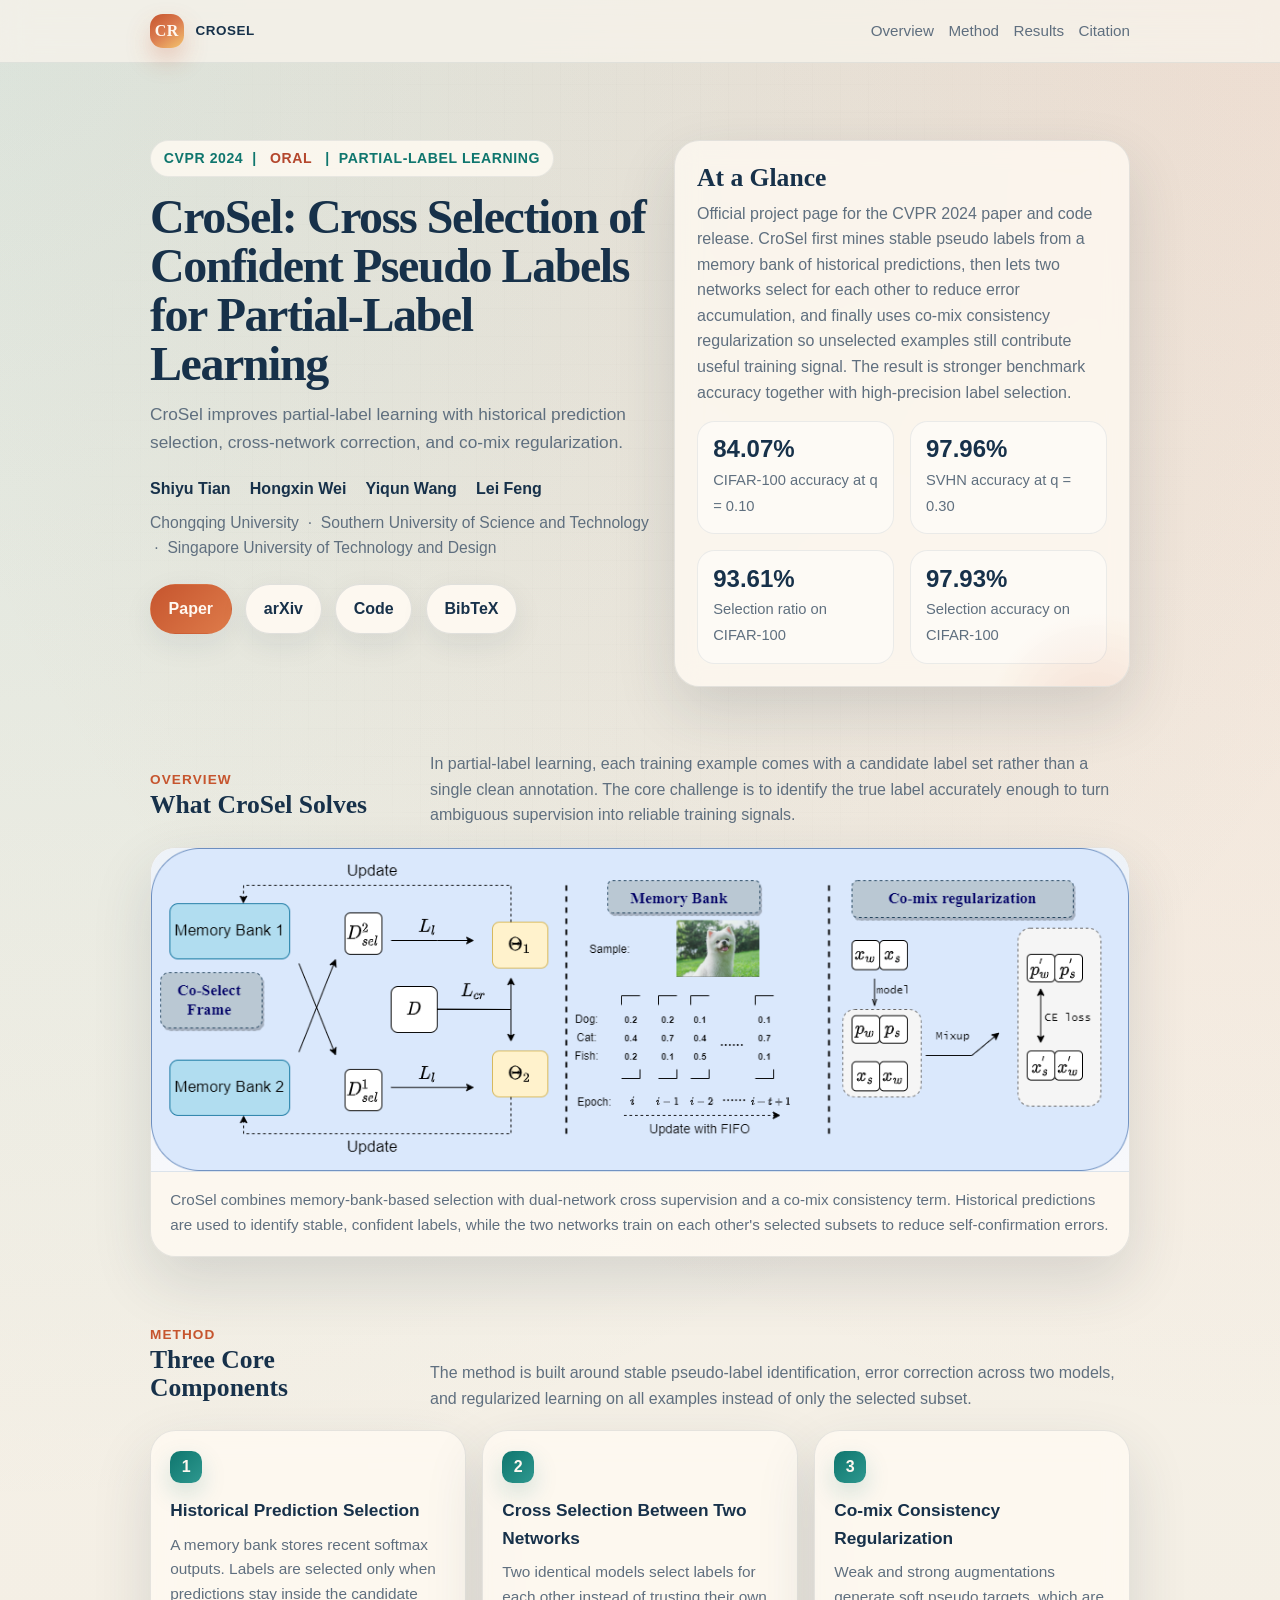
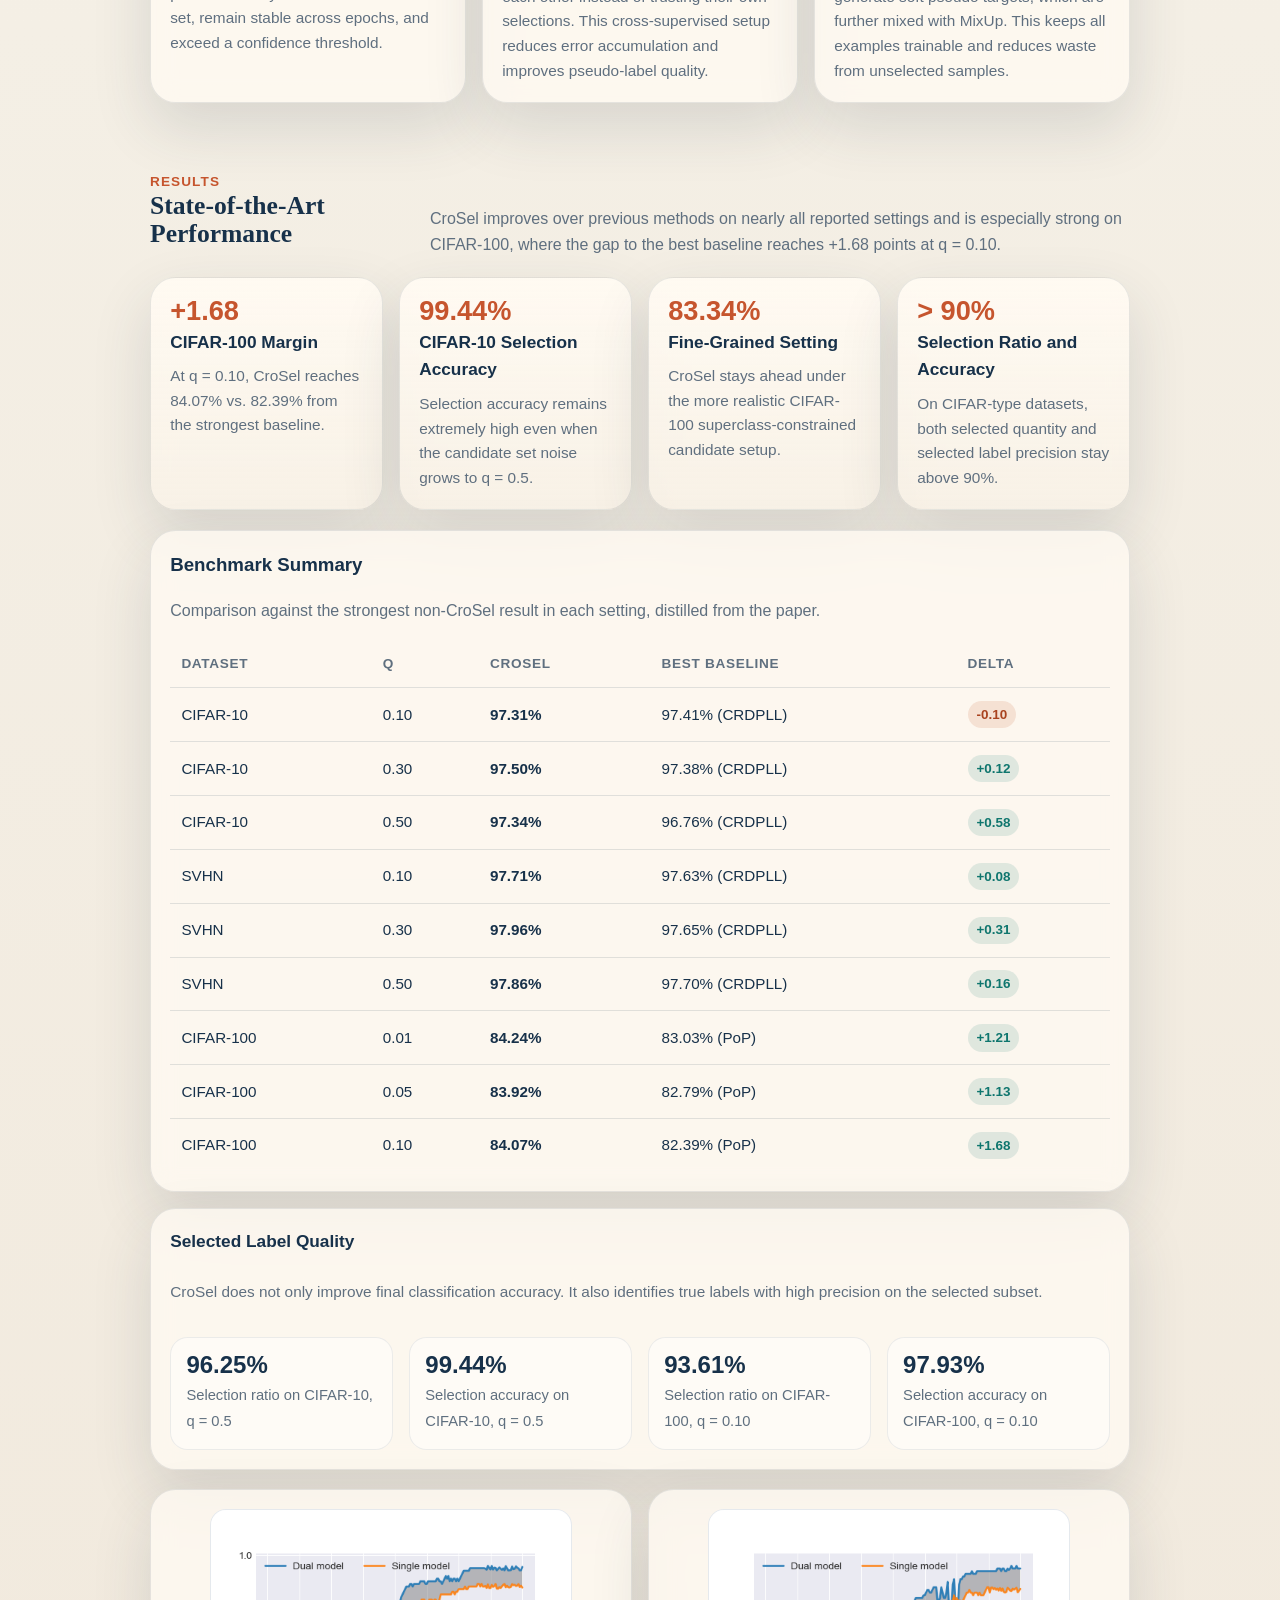
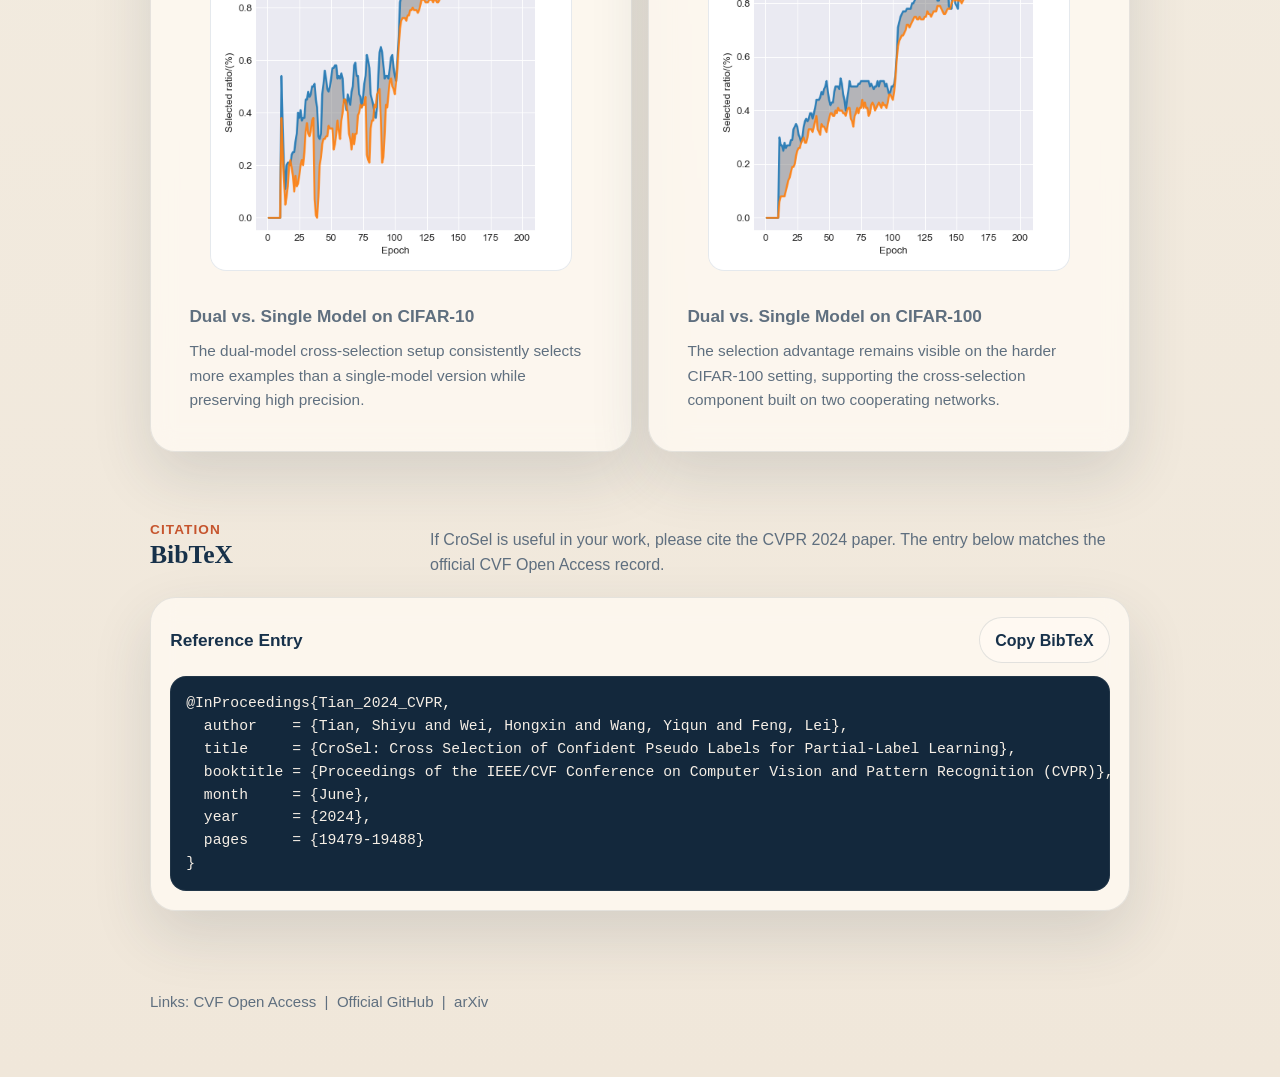
<file: projects/crosel/index.html>
<!DOCTYPE html>
<html lang="en">
<head>
  <meta charset="utf-8">
  <meta name="viewport" content="width=device-width, initial-scale=1">
  <title>CroSel | CVPR 2024 Project Page</title>
  <meta
    name="description"
    content="CroSel: Cross Selection of Confident Pseudo Labels for Partial-Label Learning. CVPR 2024 project page with paper, code, method overview, results, and citation."
  >
  <style>
    :root {
      --bg: #f4efe5;
      --bg-deep: #e7dbc4;
      --card: rgba(255, 250, 242, 0.78);
      --card-strong: #fffaf2;
      --ink: #17314a;
      --muted: #5f6f7f;
      --accent: #c6552e;
      --accent-deep: #a9431f;
      --accent-soft: rgba(198, 85, 46, 0.14);
      --teal: #0f766e;
      --teal-soft: rgba(15, 118, 110, 0.12);
      --line: rgba(23, 49, 74, 0.12);
      --shadow: 0 24px 60px rgba(44, 55, 73, 0.14);
      --display: "Iowan Old Style", "Palatino Linotype", "Book Antiqua", Georgia, serif;
      --body: "Aptos", "Segoe UI", "Helvetica Neue", Arial, sans-serif;
      --mono: "Cascadia Code", "SFMono-Regular", Consolas, monospace;
    }

    * {
      box-sizing: border-box;
    }

    html {
      scroll-behavior: smooth;
    }

    body {
      margin: 0;
      color: var(--ink);
      font-family: var(--body);
      line-height: 1.6;
      background:
        radial-gradient(circle at top left, rgba(15, 118, 110, 0.12), transparent 34%),
        radial-gradient(circle at top right, rgba(198, 85, 46, 0.13), transparent 32%),
        linear-gradient(180deg, #f8f4ec 0%, var(--bg) 38%, #f0e7da 100%);
      min-height: 100vh;
    }

    body::before {
      content: "";
      position: fixed;
      inset: 0;
      pointer-events: none;
      opacity: 0.33;
      background-image:
        linear-gradient(rgba(23, 49, 74, 0.03) 1px, transparent 1px),
        linear-gradient(90deg, rgba(23, 49, 74, 0.03) 1px, transparent 1px);
      background-size: 28px 28px;
      mask-image: radial-gradient(circle at center, black 48%, transparent 88%);
    }

    a {
      color: inherit;
      text-decoration: none;
    }

    img {
      display: block;
      max-width: 100%;
    }

    code,
    pre {
      font-family: var(--mono);
    }

    .container {
      width: min(980px, calc(100% - 2rem));
      margin: 0 auto;
      position: relative;
      z-index: 1;
    }

    .topbar {
      position: sticky;
      top: 0;
      z-index: 10;
      backdrop-filter: blur(14px);
      background: rgba(248, 244, 236, 0.76);
      border-bottom: 1px solid rgba(23, 49, 74, 0.08);
    }

    .topbar-inner {
      display: flex;
      justify-content: space-between;
      align-items: center;
      gap: 1rem;
      padding: 0.9rem 0;
    }

    .brand {
      display: inline-flex;
      align-items: center;
      gap: 0.75rem;
      font-weight: 700;
      letter-spacing: 0.04em;
      text-transform: uppercase;
      font-size: 0.84rem;
    }

    .brand-mark {
      width: 2.1rem;
      height: 2.1rem;
      display: grid;
      place-items: center;
      border-radius: 0.8rem;
      color: #fff8f0;
      background:
        linear-gradient(145deg, var(--accent) 0%, #db7b4f 48%, #f4c46f 100%);
      box-shadow: 0 12px 24px rgba(198, 85, 46, 0.25);
      font-family: var(--display);
      font-size: 1rem;
    }

    .nav {
      display: flex;
      flex-wrap: wrap;
      justify-content: flex-end;
      gap: 0.9rem;
      color: var(--muted);
      font-size: 0.95rem;
    }

    .nav a:hover {
      color: var(--ink);
    }

    .hero {
      padding: clamp(3.2rem, 6vw, 5.6rem) 0 2.8rem;
      display: grid;
      grid-template-columns: minmax(0, 1.05fr) minmax(250px, 0.95fr);
      gap: 1.2rem;
      align-items: start;
    }

    .eyebrow {
      display: inline-flex;
      align-items: center;
      gap: 0.55rem;
      padding: 0.38rem 0.8rem;
      border-radius: 999px;
      background: rgba(255, 250, 242, 0.82);
      border: 1px solid rgba(23, 49, 74, 0.08);
      color: var(--teal);
      font-size: 0.88rem;
      font-weight: 700;
      letter-spacing: 0.04em;
      text-transform: uppercase;
    }

    .eyebrow-oral {
      color: #b4472d;
      font-weight: 900;
    }

    .hero h1 {
      margin: 1rem 0 0.8rem;
      font-family: var(--display);
      font-size: clamp(1.88rem, 3.75vw, 3.32rem);
      line-height: 1.02;
      letter-spacing: -0.03em;
    }

    .subtitle {
      max-width: 760px;
      margin: 0 0 1.1rem;
      font-size: 1.08rem;
      color: var(--muted);
    }

    .authors {
      display: flex;
      flex-wrap: wrap;
      gap: 0.7rem 1.2rem;
      margin: 1.2rem 0 0.5rem;
      font-size: 1rem;
      font-weight: 600;
    }

    .affiliations {
      color: var(--muted);
      font-size: 0.98rem;
      margin-bottom: 1.5rem;
    }

    .actions {
      display: flex;
      flex-wrap: wrap;
      gap: 0.85rem;
    }

    .hero-tags {
      display: flex;
      flex-wrap: wrap;
      gap: 0.6rem;
      margin: 1rem 0 1.1rem;
    }

    .hero-tag {
      display: inline-flex;
      align-items: center;
      justify-content: center;
      min-height: 2rem;
      padding: 0.34rem 0.76rem;
      border-radius: 999px;
      border: 1px solid rgba(23, 49, 74, 0.08);
      background: rgba(255, 250, 242, 0.92);
      color: var(--ink);
      font-size: 0.84rem;
      font-weight: 700;
    }

    .hero-tag.oral {
      background: rgba(198, 85, 46, 0.12);
      color: var(--accent-deep);
      border-color: transparent;
    }

    .btn {
      display: inline-flex;
      align-items: center;
      justify-content: center;
      gap: 0.5rem;
      min-height: 2.9rem;
      padding: 0.72rem 1.1rem;
      border-radius: 999px;
      border: 1px solid rgba(23, 49, 74, 0.12);
      background: rgba(255, 250, 242, 0.9);
      box-shadow: 0 10px 30px rgba(23, 49, 74, 0.08);
      font-weight: 700;
      transition: transform 180ms ease, box-shadow 180ms ease, border-color 180ms ease;
    }

    .btn:hover {
      transform: translateY(-2px);
      box-shadow: 0 16px 32px rgba(23, 49, 74, 0.12);
      border-color: rgba(23, 49, 74, 0.18);
    }

    .btn.primary {
      background: linear-gradient(135deg, var(--accent) 0%, #de7b4a 100%);
      color: #fff8f0;
      border-color: transparent;
    }

    .panel {
      background: var(--card);
      border: 1px solid rgba(23, 49, 74, 0.1);
      border-radius: 1.6rem;
      box-shadow: var(--shadow);
      backdrop-filter: blur(12px);
    }

    .hero-panel {
      padding: 1.4rem;
      position: relative;
      overflow: hidden;
    }

    .hero-panel::after {
      content: "";
      position: absolute;
      inset: auto -18% -28% auto;
      width: 230px;
      height: 230px;
      border-radius: 50%;
      background: radial-gradient(circle, rgba(198, 85, 46, 0.15), transparent 68%);
    }

    .hero-panel h2,
    .section-title {
      margin: 0 0 0.55rem;
      font-family: var(--display);
      font-size: clamp(1.6rem, 2vw, 2.1rem);
      line-height: 1.1;
    }

    .hero-stats,
    .mini-grid,
    .idea-grid,
    .visual-grid,
    .highlights-grid {
      display: grid;
      gap: 1rem;
    }

    .hero-stats {
      margin-top: 1rem;
      grid-template-columns: repeat(2, minmax(0, 1fr));
    }

    .mini-grid {
      grid-template-columns: repeat(2, minmax(0, 1fr));
    }

    .stat {
      padding: 0.95rem;
      border-radius: 1.1rem;
      background: rgba(255, 255, 255, 0.48);
      border: 1px solid rgba(23, 49, 74, 0.08);
    }

    .stat .value {
      display: block;
      font-size: 1.5rem;
      font-weight: 800;
      line-height: 1;
      margin-bottom: 0.35rem;
    }

    .stat .label {
      color: var(--muted);
      font-size: 0.92rem;
    }

    .section {
      padding: 1.2rem 0 3rem;
    }

    .section-head {
      display: flex;
      justify-content: space-between;
      align-items: end;
      gap: 1rem;
      margin-bottom: 1.2rem;
    }

    .section-kicker {
      color: var(--accent);
      text-transform: uppercase;
      letter-spacing: 0.08em;
      font-size: 0.85rem;
      font-weight: 800;
    }

    .section-copy {
      max-width: 700px;
      color: var(--muted);
      margin: 0;
    }

    .teaser {
      overflow: hidden;
    }

    .teaser figure,
    .visual-card {
      margin: 0;
    }

    .teaser img {
      width: 100%;
      object-fit: cover;
      border-bottom: 1px solid rgba(23, 49, 74, 0.08);
      background: linear-gradient(180deg, #edf2f8 0%, #f7f8fb 100%);
    }

    .teaser figcaption,
    .visual-body {
      padding: 1rem 1.2rem 1.2rem;
      color: var(--muted);
      font-size: 0.95rem;
    }

    .idea-grid {
      grid-template-columns: repeat(3, minmax(0, 1fr));
    }

    .idea-card,
    .highlight-card,
    .visual-card,
    .citation-card,
    .table-shell {
      padding: 1.2rem;
    }

    .idea-card h3,
    .highlight-card h3,
    .visual-card h3,
    .citation-card h3 {
      margin: 0 0 0.5rem;
      font-size: 1.08rem;
    }

    .idea-card p,
    .highlight-card p,
    .visual-card p,
    .citation-card p {
      margin: 0;
      color: var(--muted);
      font-size: 0.96rem;
    }

    .badge {
      display: inline-flex;
      align-items: center;
      justify-content: center;
      width: 2rem;
      height: 2rem;
      margin-bottom: 0.9rem;
      border-radius: 0.65rem;
      font-weight: 800;
      color: #fff8f0;
      background: linear-gradient(135deg, var(--teal) 0%, #2e988f 100%);
      box-shadow: 0 10px 24px rgba(15, 118, 110, 0.18);
    }

    .highlights-grid {
      grid-template-columns: repeat(4, minmax(0, 1fr));
      margin-bottom: 1.2rem;
    }

    .highlight-card {
      background: linear-gradient(180deg, rgba(255, 250, 242, 0.96) 0%, rgba(249, 242, 231, 0.8) 100%);
    }

    .highlight-value {
      display: block;
      margin-bottom: 0.3rem;
      font-size: 1.7rem;
      line-height: 1;
      font-weight: 800;
      color: var(--accent);
    }

    .results-layout {
      display: grid;
      grid-template-columns: 1fr;
      gap: 1rem;
    }

    .table-shell {
      overflow: hidden;
    }

    .quality-card {
      display: grid;
      gap: 1rem;
    }

    .quality-card .mini-grid {
      grid-template-columns: repeat(4, minmax(0, 1fr));
    }

    .table-wrap {
      overflow-x: auto;
    }

    table {
      width: 100%;
      border-collapse: collapse;
      min-width: 540px;
      font-size: 0.95rem;
    }

    th,
    td {
      padding: 0.8rem 0.7rem;
      border-bottom: 1px solid var(--line);
      text-align: left;
      white-space: nowrap;
    }

    th {
      color: var(--muted);
      font-size: 0.85rem;
      text-transform: uppercase;
      letter-spacing: 0.05em;
    }

    tbody tr:last-child td {
      border-bottom: none;
    }

    .pill {
      display: inline-flex;
      align-items: center;
      padding: 0.18rem 0.56rem;
      border-radius: 999px;
      font-size: 0.84rem;
      font-weight: 700;
    }

    .pill.up {
      background: var(--teal-soft);
      color: var(--teal);
    }

    .pill.down {
      background: var(--accent-soft);
      color: var(--accent-deep);
    }

    .strong {
      font-weight: 800;
      color: var(--ink);
    }

    .visual-grid {
      grid-template-columns: repeat(2, minmax(0, 1fr));
      margin-top: 1.2rem;
    }

    .visual-card {
      overflow: hidden;
    }

    .visual-card img {
      width: 82%;
      height: auto;
      display: block;
      margin: 0 auto 1rem;
      aspect-ratio: auto;
      object-fit: contain;
      border-radius: 1rem;
      border: 1px solid rgba(23, 49, 74, 0.08);
      background: #f7f8fb;
    }

    .citation-card {
      position: relative;
    }

    .citation-actions {
      display: flex;
      justify-content: space-between;
      align-items: center;
      gap: 1rem;
      margin-bottom: 0.8rem;
    }

    .copy-btn {
      cursor: pointer;
      border: 1px solid rgba(23, 49, 74, 0.12);
      background: rgba(255, 250, 242, 0.92);
      color: var(--ink);
      border-radius: 999px;
      padding: 0.58rem 0.95rem;
      font: inherit;
      font-weight: 700;
    }

    .copy-btn:hover {
      border-color: rgba(23, 49, 74, 0.18);
    }

    pre {
      margin: 0;
      padding: 1rem;
      border-radius: 1rem;
      overflow: auto;
      background: #13283c;
      color: #f6efe6;
      font-size: 0.92rem;
      line-height: 1.55;
      box-shadow: inset 0 0 0 1px rgba(255, 255, 255, 0.06);
    }

    .footer {
      padding: 1rem 0 3rem;
      color: var(--muted);
      font-size: 0.94rem;
    }

    .fade-up {
      opacity: 0;
      transform: translateY(18px);
      animation: fade-up 700ms ease forwards;
      animation-delay: var(--delay, 0ms);
    }

    @keyframes fade-up {
      to {
        opacity: 1;
        transform: translateY(0);
      }
    }

    @media (max-width: 1040px) {
      .hero,
      .highlights-grid {
        grid-template-columns: 1fr;
      }

      .idea-grid {
        grid-template-columns: repeat(2, minmax(0, 1fr));
      }

      .quality-card .mini-grid {
        grid-template-columns: repeat(2, minmax(0, 1fr));
      }

      .hero-panel::after {
        width: 180px;
        height: 180px;
      }
    }

    @media (max-width: 720px) {
      .topbar-inner,
      .section-head,
      .citation-actions {
        align-items: start;
        flex-direction: column;
      }

      .nav {
        justify-content: flex-start;
      }

      .hero {
        padding-top: 2.4rem;
      }

      .hero-stats,
      .visual-grid {
        grid-template-columns: 1fr;
      }

      .idea-grid {
        grid-template-columns: 1fr;
      }

      .quality-card .mini-grid {
        grid-template-columns: 1fr;
      }

      .actions {
        width: 100%;
      }

      .btn {
        flex: 1 1 180px;
      }

      table {
        min-width: 460px;
      }

      th,
      td {
        white-space: normal;
      }
    }
  </style>
</head>
<body>
  <header class="topbar">
    <div class="container topbar-inner">
      <a class="brand" href="#">
        <span class="brand-mark">Cr</span>
        <span>CroSel</span>
      </a>
      <nav class="nav">
        <a href="#overview">Overview</a>
        <a href="#method">Method</a>
        <a href="#results">Results</a>
        <a href="#citation">Citation</a>
      </nav>
    </div>
  </header>

  <main class="container">
    <section class="hero">
      <div class="fade-up" style="--delay: 60ms;">
        <div class="eyebrow">CVPR 2024 &nbsp;|&nbsp; <span class="eyebrow-oral">Oral</span> &nbsp;|&nbsp; Partial-Label Learning</div>
        <h1>CroSel: Cross Selection of Confident Pseudo Labels for Partial-Label Learning</h1>
        <p class="subtitle">
          CroSel improves partial-label learning with historical prediction selection, cross-network correction, and co-mix regularization.
        </p>
        <div class="authors">
          <span>Shiyu Tian</span>
          <span>Hongxin Wei</span>
          <span>Yiqun Wang</span>
          <span>Lei Feng</span>
        </div>
        <div class="affiliations">
          Chongqing University &nbsp;&middot;&nbsp; Southern University of Science and Technology &nbsp;&middot;&nbsp;
          Singapore University of Technology and Design
        </div>
        <div class="actions">
          <a class="btn primary" href="https://openaccess.thecvf.com/content/CVPR2024/papers/Tian_CroSel_Cross_Selection_of_Confident_Pseudo_Labels_for_Partial-Label_Learning_CVPR_2024_paper.pdf" target="_blank" rel="noreferrer">Paper</a>
          <a class="btn" href="https://arxiv.org/abs/2303.10365" target="_blank" rel="noreferrer">arXiv</a>
          <a class="btn" href="https://github.com/jokersio-tsy/CroSel" target="_blank" rel="noreferrer">Code</a>
          <a class="btn" href="#citation">BibTeX</a>
        </div>
      </div>

      <aside class="panel hero-panel fade-up" style="--delay: 180ms;">
        <h2>At a Glance</h2>
        <p class="section-copy">
          Official project page for the CVPR 2024 paper and code release. CroSel first mines stable
          pseudo labels from a memory bank of historical predictions, then lets two networks select for
          each other to reduce error accumulation, and finally uses co-mix consistency regularization so
          unselected examples still contribute useful training signal. The result is stronger benchmark
          accuracy together with high-precision label selection.
        </p>
        <div class="hero-stats">
          <div class="stat">
            <span class="value">84.07%</span>
            <span class="label">CIFAR-100 accuracy at q = 0.10</span>
          </div>
          <div class="stat">
            <span class="value">97.96%</span>
            <span class="label">SVHN accuracy at q = 0.30</span>
          </div>
          <div class="stat">
            <span class="value">93.61%</span>
            <span class="label">Selection ratio on CIFAR-100</span>
          </div>
          <div class="stat">
            <span class="value">97.93%</span>
            <span class="label">Selection accuracy on CIFAR-100</span>
          </div>
        </div>
      </aside>
    </section>

    <section class="section fade-up" id="overview" style="--delay: 240ms;">
      <div class="section-head">
        <div>
          <div class="section-kicker">Overview</div>
          <h2 class="section-title">What CroSel Solves</h2>
        </div>
        <p class="section-copy">
          In partial-label learning, each training example comes with a candidate label set rather than a
          single clean annotation. The core challenge is to identify the true label accurately enough to
          turn ambiguous supervision into reliable training signals.
        </p>
      </div>

      <div class="panel teaser">
        <figure>
          <img src="./img/frame1.png" alt="Overview of the CroSel framework with memory banks, cross selection, and co-mix regularization.">
          <figcaption>
            CroSel combines memory-bank-based selection with dual-network cross supervision and a co-mix
            consistency term. Historical predictions are used to identify stable, confident labels, while
            the two networks train on each other's selected subsets to reduce self-confirmation errors.
          </figcaption>
        </figure>
      </div>
    </section>

    <section class="section" id="method">
      <div class="section-head">
        <div>
          <div class="section-kicker">Method</div>
          <h2 class="section-title">Three Core Components</h2>
        </div>
        <p class="section-copy">
          The method is built around stable pseudo-label identification, error correction across two
          models, and regularized learning on all examples instead of only the selected subset.
        </p>
      </div>

      <div class="idea-grid">
        <article class="panel idea-card fade-up" style="--delay: 40ms;">
          <div class="badge">1</div>
          <h3>Historical Prediction Selection</h3>
          <p>
            A memory bank stores recent softmax outputs. Labels are selected only when predictions stay
            inside the candidate set, remain stable across epochs, and exceed a confidence threshold.
          </p>
        </article>

        <article class="panel idea-card fade-up" style="--delay: 120ms;">
          <div class="badge">2</div>
          <h3>Cross Selection Between Two Networks</h3>
          <p>
            Two identical models select labels for each other instead of trusting their own selections.
            This cross-supervised setup reduces error accumulation and improves pseudo-label quality.
          </p>
        </article>

        <article class="panel idea-card fade-up" style="--delay: 200ms;">
          <div class="badge">3</div>
          <h3>Co-mix Consistency Regularization</h3>
          <p>
            Weak and strong augmentations generate soft pseudo targets, which are further mixed with
            MixUp. This keeps all examples trainable and reduces waste from unselected samples.
          </p>
        </article>
      </div>
    </section>

    <section class="section" id="results">
      <div class="section-head">
        <div>
          <div class="section-kicker">Results</div>
          <h2 class="section-title">State-of-the-Art Performance</h2>
        </div>
        <p class="section-copy">
          CroSel improves over previous methods on nearly all reported settings and is especially strong
          on CIFAR-100, where the gap to the best baseline reaches +1.68 points at q = 0.10.
        </p>
      </div>

      <div class="highlights-grid">
        <article class="panel highlight-card fade-up" style="--delay: 30ms;">
          <span class="highlight-value">+1.68</span>
          <h3>CIFAR-100 Margin</h3>
          <p>At q = 0.10, CroSel reaches 84.07% vs. 82.39% from the strongest baseline.</p>
        </article>

        <article class="panel highlight-card fade-up" style="--delay: 90ms;">
          <span class="highlight-value">99.44%</span>
          <h3>CIFAR-10 Selection Accuracy</h3>
          <p>Selection accuracy remains extremely high even when the candidate set noise grows to q = 0.5.</p>
        </article>

        <article class="panel highlight-card fade-up" style="--delay: 150ms;">
          <span class="highlight-value">83.34%</span>
          <h3>Fine-Grained Setting</h3>
          <p>CroSel stays ahead under the more realistic CIFAR-100 superclass-constrained candidate setup.</p>
        </article>

        <article class="panel highlight-card fade-up" style="--delay: 210ms;">
          <span class="highlight-value">&gt; 90%</span>
          <h3>Selection Ratio and Accuracy</h3>
          <p>On CIFAR-type datasets, both selected quantity and selected label precision stay above 90%.</p>
        </article>
      </div>

      <div class="results-layout">
        <div class="panel table-shell fade-up" style="--delay: 120ms;">
          <h3 style="margin-top: 0;">Benchmark Summary</h3>
          <p class="section-copy" style="margin-bottom: 1rem;">
            Comparison against the strongest non-CroSel result in each setting, distilled from the paper.
          </p>
          <div class="table-wrap">
            <table aria-label="Benchmark accuracy summary">
              <thead>
                <tr>
                  <th>Dataset</th>
                  <th>q</th>
                  <th>CroSel</th>
                  <th>Best Baseline</th>
                  <th>Delta</th>
                </tr>
              </thead>
              <tbody>
                <tr>
                  <td>CIFAR-10</td>
                  <td>0.10</td>
                  <td class="strong">97.31%</td>
                  <td>97.41% (CRDPLL)</td>
                  <td><span class="pill down">-0.10</span></td>
                </tr>
                <tr>
                  <td>CIFAR-10</td>
                  <td>0.30</td>
                  <td class="strong">97.50%</td>
                  <td>97.38% (CRDPLL)</td>
                  <td><span class="pill up">+0.12</span></td>
                </tr>
                <tr>
                  <td>CIFAR-10</td>
                  <td>0.50</td>
                  <td class="strong">97.34%</td>
                  <td>96.76% (CRDPLL)</td>
                  <td><span class="pill up">+0.58</span></td>
                </tr>
                <tr>
                  <td>SVHN</td>
                  <td>0.10</td>
                  <td class="strong">97.71%</td>
                  <td>97.63% (CRDPLL)</td>
                  <td><span class="pill up">+0.08</span></td>
                </tr>
                <tr>
                  <td>SVHN</td>
                  <td>0.30</td>
                  <td class="strong">97.96%</td>
                  <td>97.65% (CRDPLL)</td>
                  <td><span class="pill up">+0.31</span></td>
                </tr>
                <tr>
                  <td>SVHN</td>
                  <td>0.50</td>
                  <td class="strong">97.86%</td>
                  <td>97.70% (CRDPLL)</td>
                  <td><span class="pill up">+0.16</span></td>
                </tr>
                <tr>
                  <td>CIFAR-100</td>
                  <td>0.01</td>
                  <td class="strong">84.24%</td>
                  <td>83.03% (PoP)</td>
                  <td><span class="pill up">+1.21</span></td>
                </tr>
                <tr>
                  <td>CIFAR-100</td>
                  <td>0.05</td>
                  <td class="strong">83.92%</td>
                  <td>82.79% (PoP)</td>
                  <td><span class="pill up">+1.13</span></td>
                </tr>
                <tr>
                  <td>CIFAR-100</td>
                  <td>0.10</td>
                  <td class="strong">84.07%</td>
                  <td>82.39% (PoP)</td>
                  <td><span class="pill up">+1.68</span></td>
                </tr>
              </tbody>
            </table>
          </div>
        </div>

        <aside class="panel citation-card quality-card fade-up" style="--delay: 180ms;">
          <h3>Selected Label Quality</h3>
          <p style="margin-bottom: 1rem;">
            CroSel does not only improve final classification accuracy. It also identifies true labels with
            high precision on the selected subset.
          </p>
          <div class="mini-grid">
            <div class="stat">
              <span class="value">96.25%</span>
              <span class="label">Selection ratio on CIFAR-10, q = 0.5</span>
            </div>
            <div class="stat">
              <span class="value">99.44%</span>
              <span class="label">Selection accuracy on CIFAR-10, q = 0.5</span>
            </div>
            <div class="stat">
              <span class="value">93.61%</span>
              <span class="label">Selection ratio on CIFAR-100, q = 0.10</span>
            </div>
            <div class="stat">
              <span class="value">97.93%</span>
              <span class="label">Selection accuracy on CIFAR-100, q = 0.10</span>
            </div>
          </div>
        </aside>
      </div>

      <div class="visual-grid">
        <figure class="panel visual-card fade-up" style="--delay: 90ms;">
          <img src="./img/cifar10@comparation@sratio.png" alt="Selection ratio comparison between dual model and single model on CIFAR-10.">
          <div class="visual-body">
            <h3>Dual vs. Single Model on CIFAR-10</h3>
            <p>
              The dual-model cross-selection setup consistently selects more examples than a single-model
              version while preserving high precision.
            </p>
          </div>
        </figure>

        <figure class="panel visual-card fade-up" style="--delay: 150ms;">
          <img src="./img/cifar100@comparation@sratio.png" alt="Selection ratio comparison between dual model and single model on CIFAR-100.">
          <div class="visual-body">
            <h3>Dual vs. Single Model on CIFAR-100</h3>
            <p>
              The selection advantage remains visible on the harder CIFAR-100 setting, supporting the
              cross-selection component built on two cooperating networks.
            </p>
          </div>
        </figure>
      </div>
    </section>

    <section class="section" id="citation">
      <div class="section-head">
        <div>
          <div class="section-kicker">Citation</div>
          <h2 class="section-title">BibTeX</h2>
        </div>
        <p class="section-copy">
          If CroSel is useful in your work, please cite the CVPR 2024 paper. The entry below matches the
          official CVF Open Access record.
        </p>
      </div>

      <div class="panel citation-card fade-up" style="--delay: 80ms;">
        <div class="citation-actions">
          <h3 style="margin: 0;">Reference Entry</h3>
          <button class="copy-btn" type="button" data-copy-target="bibtex">Copy BibTeX</button>
        </div>
        <pre id="bibtex">@InProceedings{Tian_2024_CVPR,
  author    = {Tian, Shiyu and Wei, Hongxin and Wang, Yiqun and Feng, Lei},
  title     = {CroSel: Cross Selection of Confident Pseudo Labels for Partial-Label Learning},
  booktitle = {Proceedings of the IEEE/CVF Conference on Computer Vision and Pattern Recognition (CVPR)},
  month     = {June},
  year      = {2024},
  pages     = {19479-19488}
}</pre>
      </div>
    </section>

    <footer class="footer">
      <p>
        Links: <a href="https://openaccess.thecvf.com/content/CVPR2024/html/Tian_CroSel_Cross_Selection_of_Confident_Pseudo_Labels_for_Partial-Label_Learning_CVPR_2024_paper.html" target="_blank" rel="noreferrer">CVF Open Access</a>
        &nbsp;|&nbsp;
        <a href="https://github.com/jokersio-tsy/CroSel" target="_blank" rel="noreferrer">Official GitHub</a>
        &nbsp;|&nbsp;
        <a href="https://arxiv.org/abs/2303.10365" target="_blank" rel="noreferrer">arXiv</a>
      </p>
    </footer>
  </main>

  <script>
    const copyButton = document.querySelector("[data-copy-target]");

    if (copyButton) {
      copyButton.addEventListener("click", async () => {
        const target = document.getElementById(copyButton.dataset.copyTarget);
        if (!target) return;

        const originalText = copyButton.textContent;
        try {
          if (navigator.clipboard && window.isSecureContext) {
            await navigator.clipboard.writeText(target.textContent);
          } else {
            const textArea = document.createElement("textarea");
            textArea.value = target.textContent;
            textArea.setAttribute("readonly", "");
            textArea.style.position = "fixed";
            textArea.style.top = "-9999px";
            document.body.appendChild(textArea);
            textArea.select();
            document.execCommand("copy");
            document.body.removeChild(textArea);
          }
          copyButton.textContent = "Copied";
        } catch (error) {
          copyButton.textContent = "Copy failed";
        }

        window.setTimeout(() => {
          copyButton.textContent = originalText;
        }, 1600);
      });
    }
  </script>
</body>
</html>
</file>
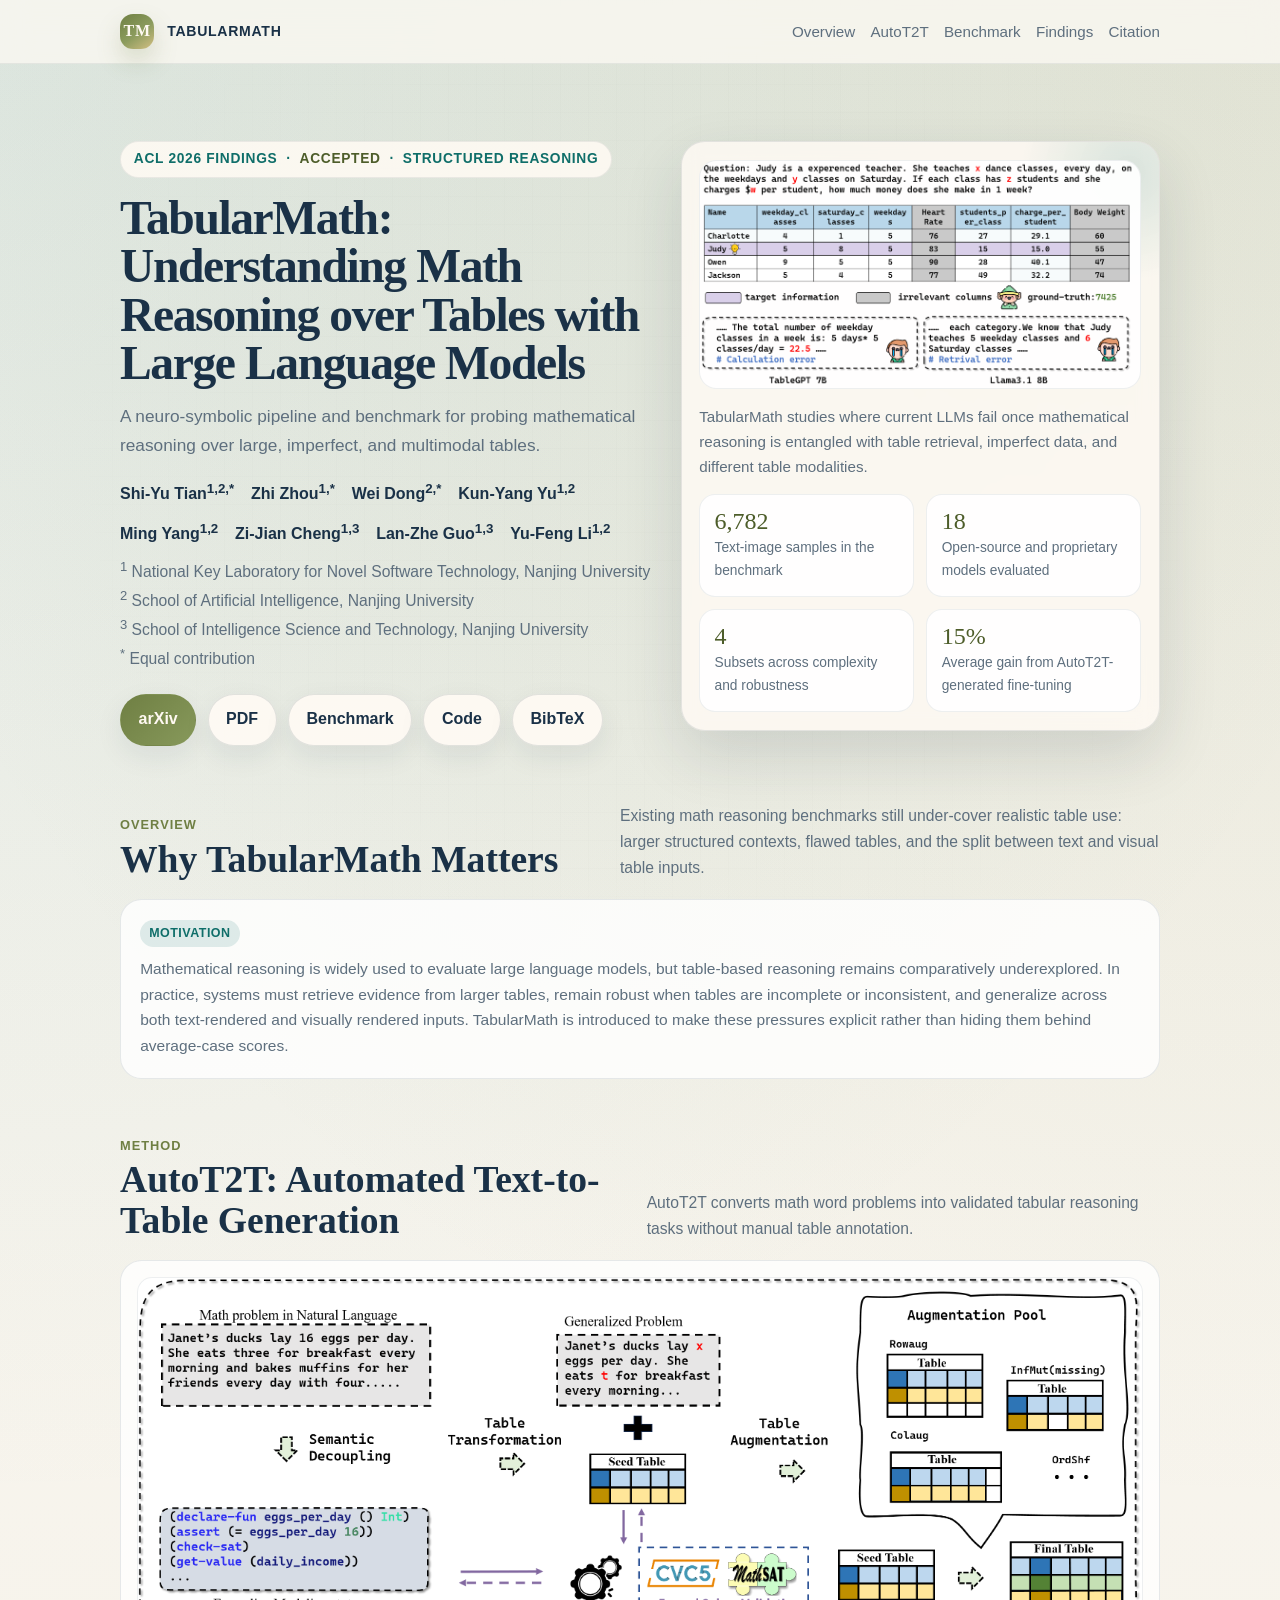
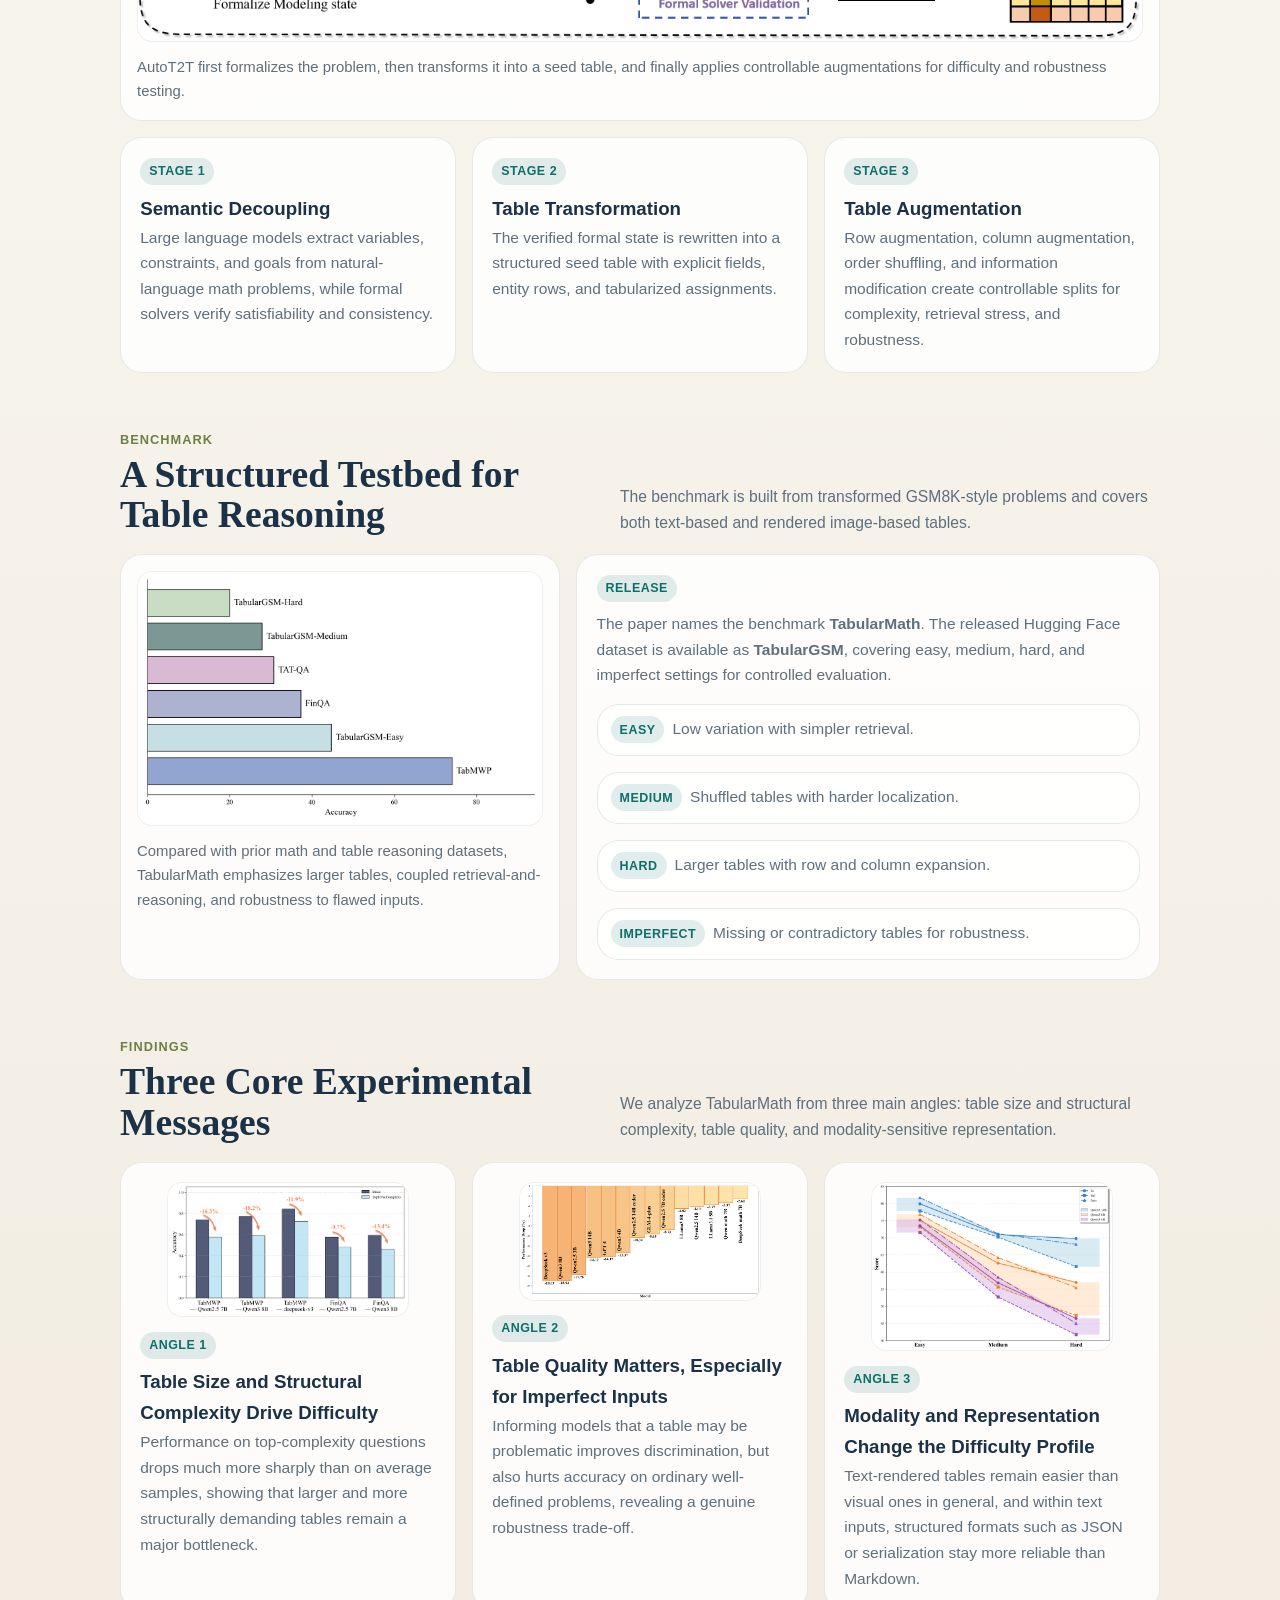
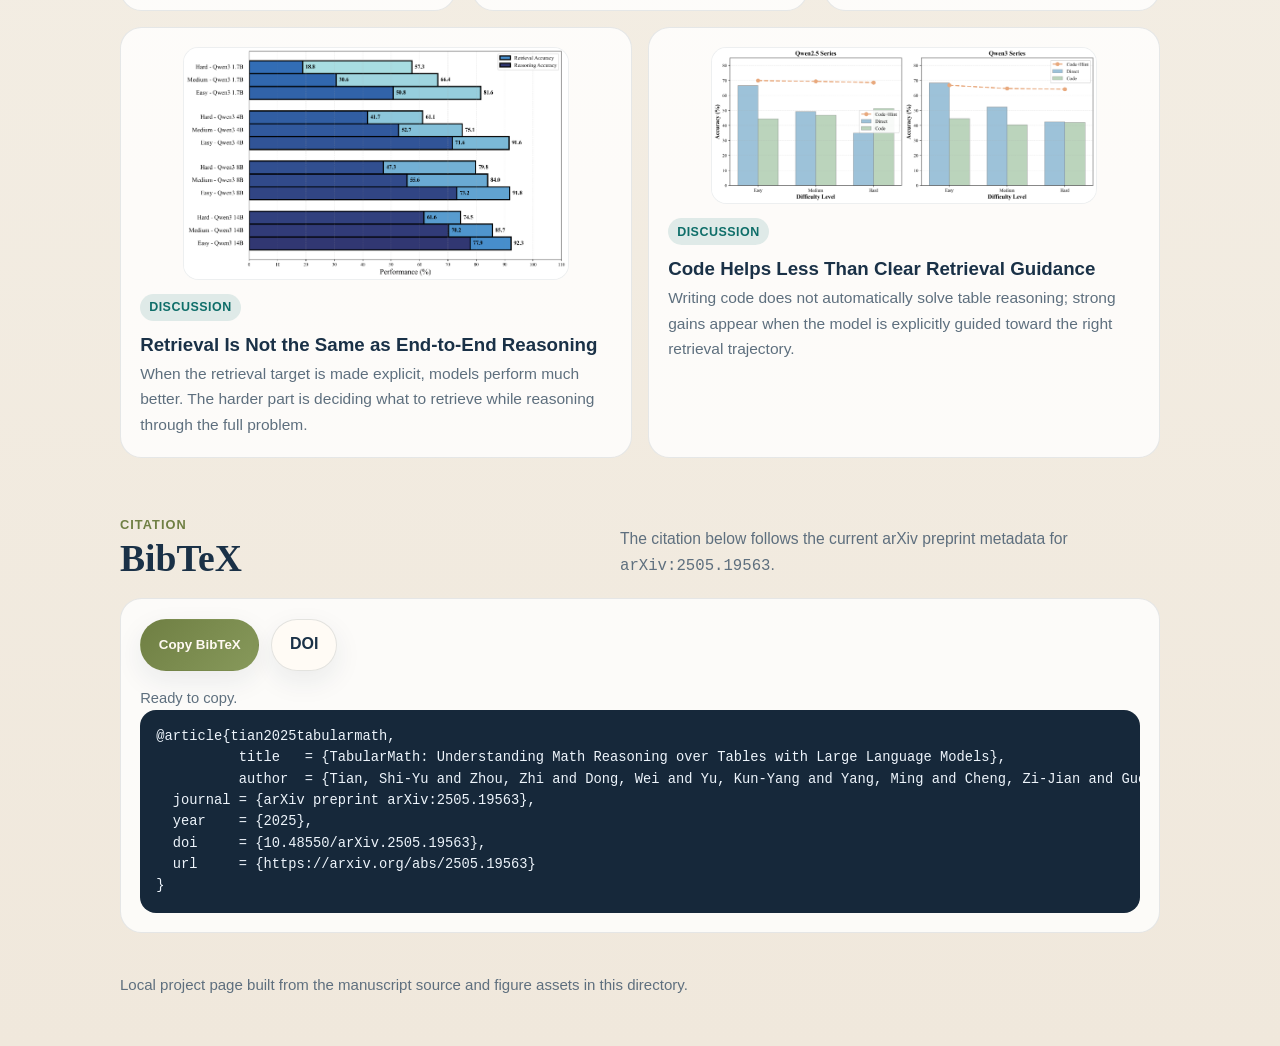
<file: projects/tabularmath/index.html>
<!DOCTYPE html>
<html lang="en">
<head>
  <meta charset="utf-8">
  <meta name="viewport" content="width=device-width, initial-scale=1">
  <title>TabularMath | Project Page</title>
  <meta
    name="description"
    content="TabularMath: Understanding Math Reasoning over Tables with Large Language Models. A project page for the AutoT2T pipeline, the TabularMath benchmark, and key findings on tabular mathematical reasoning."
  >
  <style>
    :root {
      --bg: #f6f3eb;
      --bg-strong: #efe7d8;
      --panel: rgba(255, 251, 244, 0.82);
      --panel-strong: rgba(255, 255, 255, 0.94);
      --ink: #1a3147;
      --muted: #5e6f7e;
      --line: rgba(26, 49, 71, 0.1);
      --accent: #6f7f43;
      --accent-deep: #4d5d2a;
      --teal: #0f6e69;
      --teal-soft: rgba(15, 110, 105, 0.12);
      --gold: #b48d42;
      --shadow: 0 24px 60px rgba(34, 47, 66, 0.14);
      --display: "Iowan Old Style", "Palatino Linotype", "Book Antiqua", Georgia, serif;
      --body: "Aptos", "Segoe UI", "Helvetica Neue", Arial, sans-serif;
      --mono: "Cascadia Code", "SFMono-Regular", Consolas, monospace;
    }

    * { box-sizing: border-box; }
    html { scroll-behavior: smooth; }

    body {
      margin: 0;
      color: var(--ink);
      font-family: var(--body);
      line-height: 1.65;
      background:
        radial-gradient(circle at top left, rgba(15, 110, 105, 0.12), transparent 34%),
        radial-gradient(circle at top right, rgba(111, 127, 67, 0.16), transparent 34%),
        linear-gradient(180deg, #fbf8f2 0%, var(--bg) 44%, #f0e8dc 100%);
      min-height: 100vh;
    }

    body::before {
      content: "";
      position: fixed;
      inset: 0;
      pointer-events: none;
      opacity: 0.3;
      background-image:
        linear-gradient(rgba(26, 49, 71, 0.03) 1px, transparent 1px),
        linear-gradient(90deg, rgba(26, 49, 71, 0.03) 1px, transparent 1px);
      background-size: 28px 28px;
      mask-image: radial-gradient(circle at center, black 48%, transparent 88%);
    }

    a { color: inherit; text-decoration: none; }
    img { display: block; max-width: 100%; }
    code, pre { font-family: var(--mono); }

    .container {
      width: min(1040px, calc(100% - 2rem));
      margin: 0 auto;
      position: relative;
      z-index: 1;
    }

    .topbar {
      position: sticky;
      top: 0;
      z-index: 12;
      backdrop-filter: blur(14px);
      background: rgba(251, 248, 242, 0.8);
      border-bottom: 1px solid rgba(26, 49, 71, 0.08);
    }

    .topbar-inner {
      display: flex;
      justify-content: space-between;
      align-items: center;
      gap: 1rem;
      padding: 0.9rem 0;
    }

    .brand {
      display: inline-flex;
      align-items: center;
      gap: 0.8rem;
      font-size: 0.88rem;
      font-weight: 700;
      letter-spacing: 0.05em;
      text-transform: uppercase;
    }

    .brand-mark {
      width: 2.15rem;
      height: 2.15rem;
      display: grid;
      place-items: center;
      border-radius: 0.82rem;
      color: #fff9f2;
      background: linear-gradient(145deg, var(--accent) 0%, #8c9c5e 54%, #d3bf83 100%);
      box-shadow: 0 12px 24px rgba(111, 127, 67, 0.22);
      font-family: var(--display);
      font-size: 1rem;
    }

    .nav {
      display: flex;
      flex-wrap: wrap;
      justify-content: flex-end;
      gap: 0.95rem;
      color: var(--muted);
      font-size: 0.95rem;
    }

    .nav a:hover { color: var(--ink); }

    .hero {
      padding: clamp(3.2rem, 6vw, 5.3rem) 0 2.6rem;
      display: grid;
      grid-template-columns: minmax(0, 1.06fr) minmax(280px, 0.94fr);
      gap: 1.25rem;
      align-items: start;
    }

    .eyebrow {
      display: inline-flex;
      align-items: center;
      gap: 0.55rem;
      padding: 0.38rem 0.8rem;
      border-radius: 999px;
      background: rgba(255, 251, 244, 0.86);
      border: 1px solid rgba(26, 49, 71, 0.08);
      color: var(--teal);
      font-size: 0.86rem;
      font-weight: 800;
      letter-spacing: 0.05em;
      text-transform: uppercase;
    }

    .eyebrow .status {
      color: var(--accent-deep);
      font-weight: 900;
    }

    h1, h2, h3, p { margin: 0; }

    .hero h1 {
      margin: 1rem 0 0.9rem;
      font-family: var(--display);
      font-size: clamp(1.86rem, 3.72vw, 3.34rem);
      line-height: 1.02;
      letter-spacing: -0.03em;
    }

    .subtitle {
      max-width: 720px;
      color: var(--muted);
      font-size: 1.08rem;
    }

    .authors {
      display: flex;
      flex-wrap: wrap;
      gap: 0.65rem 1.05rem;
      margin-top: 1.15rem;
      font-size: 1rem;
      font-weight: 700;
    }

    .meta {
      margin-top: 0.5rem;
      color: var(--muted);
      font-size: 0.98rem;
    }

    .meta-note {
      margin-top: 0.2rem;
      font-size: 0.84rem;
    }

    .hero-tags,
    .actions {
      display: flex;
      flex-wrap: wrap;
      gap: 0.7rem;
    }

    .hero-tags { margin-top: 1rem; }
    .actions { margin-top: 1.35rem; }

    .tag {
      display: inline-flex;
      align-items: center;
      justify-content: center;
      min-height: 2rem;
      padding: 0.34rem 0.78rem;
      border-radius: 999px;
      background: rgba(255, 251, 244, 0.92);
      border: 1px solid rgba(26, 49, 71, 0.08);
      font-size: 0.84rem;
      font-weight: 700;
    }

    .btn {
      display: inline-flex;
      align-items: center;
      justify-content: center;
      min-height: 2.9rem;
      padding: 0.74rem 1.1rem;
      border-radius: 999px;
      border: 1px solid rgba(26, 49, 71, 0.12);
      background: rgba(255, 251, 244, 0.9);
      box-shadow: 0 10px 28px rgba(26, 49, 71, 0.08);
      font-weight: 700;
      transition: transform 180ms ease, box-shadow 180ms ease, border-color 180ms ease;
    }

    .btn:hover {
      transform: translateY(-2px);
      box-shadow: 0 16px 32px rgba(26, 49, 71, 0.12);
      border-color: rgba(26, 49, 71, 0.18);
    }

    .btn.primary {
      color: #fff9f2;
      border-color: transparent;
      background: linear-gradient(135deg, var(--accent) 0%, #87995b 100%);
    }

    .panel {
      background: var(--panel);
      border: 1px solid rgba(26, 49, 71, 0.1);
      border-radius: 1.5rem;
      box-shadow: var(--shadow);
      backdrop-filter: blur(10px);
    }

    .hero-side {
      padding: 1.1rem;
      display: grid;
      gap: 0.95rem;
      position: relative;
      overflow: hidden;
    }

    .hero-side::after {
      content: "";
      position: absolute;
      width: 220px;
      height: 220px;
      right: -80px;
      top: -80px;
      border-radius: 50%;
      background: radial-gradient(circle, rgba(15, 110, 105, 0.14), transparent 70%);
    }

    .hero-figure {
      border-radius: 1.1rem;
      overflow: hidden;
      border: 1px solid rgba(26, 49, 71, 0.08);
      background: var(--panel-strong);
      position: relative;
      z-index: 1;
    }

    .hero-figure img {
      width: 100%;
      height: auto;
      object-fit: contain;
    }

    .hero-note {
      position: relative;
      z-index: 1;
      display: grid;
      gap: 0.7rem;
      color: var(--muted);
      font-size: 0.95rem;
    }

    .hero-stats {
      position: relative;
      z-index: 1;
      display: grid;
      grid-template-columns: repeat(2, minmax(0, 1fr));
      gap: 0.75rem;
    }

    .stat-card {
      padding: 0.85rem 0.9rem;
      border-radius: 1rem;
      background: rgba(255, 255, 255, 0.88);
      border: 1px solid rgba(26, 49, 71, 0.08);
    }

    .stat-value {
      font-family: var(--display);
      font-size: 1.5rem;
      line-height: 1;
      color: var(--accent-deep);
    }

    .stat-label {
      margin-top: 0.28rem;
      color: var(--muted);
      font-size: 0.86rem;
    }

    .section {
      padding: 1rem 0 2.5rem;
    }

    .section-head {
      display: flex;
      justify-content: space-between;
      align-items: end;
      gap: 1rem;
      margin-bottom: 1.15rem;
    }

    .section-label {
      color: var(--accent);
      text-transform: uppercase;
      letter-spacing: 0.08em;
      font-size: 0.8rem;
      font-weight: 800;
      margin-bottom: 0.3rem;
    }

    .section-title {
      font-family: var(--display);
      font-size: clamp(1.65rem, 3vw, 2.35rem);
      line-height: 1.08;
    }

    .section-intro {
      max-width: 540px;
      color: var(--muted);
      font-size: 0.98rem;
    }

    .abstract-card,
    .figure-card,
    .citation-card,
    .subset-card,
    .finding-card,
    .step-card,
    .insight-card {
      padding: 1.2rem;
      border-radius: 1.35rem;
      border: 1px solid rgba(26, 49, 71, 0.1);
      background: rgba(255, 255, 255, 0.8);
    }

    .abstract-card p,
    .subset-card p,
    .step-card p,
    .insight-card p,
    .finding-card p {
      color: var(--muted);
      font-size: 0.97rem;
    }

    .insight-grid,
    .step-grid,
    .subset-grid,
    .findings-grid,
    .discussion-grid {
      display: grid;
      gap: 1rem;
    }

    .insight-grid {
      margin-top: 1rem;
      grid-template-columns: repeat(3, minmax(0, 1fr));
    }

    .step-grid {
      grid-template-columns: repeat(3, minmax(0, 1fr));
      margin-top: 1rem;
    }

    .subset-grid {
      margin-top: 1rem;
      grid-template-columns: 1fr;
    }

    .subset-card .card-kicker {
      margin-bottom: 0;
      flex: 0 0 auto;
    }

    .subset-card {
      display: flex;
      align-items: baseline;
      gap: 0.5rem;
      padding: 0.72rem 0.82rem;
    }

    .subset-card p {
      margin: 0;
      line-height: 1.5;
      white-space: nowrap;
    }

    .findings-grid {
      grid-template-columns: repeat(3, minmax(0, 1fr));
    }

    .discussion-grid {
      margin-top: 1rem;
      grid-template-columns: repeat(2, minmax(0, 1fr));
    }

    .card-kicker {
      display: inline-flex;
      margin-bottom: 0.55rem;
      padding: 0.2rem 0.56rem;
      border-radius: 999px;
      background: var(--teal-soft);
      color: var(--teal);
      font-size: 0.78rem;
      font-weight: 800;
      letter-spacing: 0.04em;
      text-transform: uppercase;
    }

    .figure-card {
      padding: 1rem;
      overflow: hidden;
    }

    .figure-card img {
      width: 100%;
      height: auto;
      border-radius: 0.95rem;
      border: 1px solid rgba(26, 49, 71, 0.08);
      background: #fff;
    }

    .figure-caption {
      margin-top: 0.8rem;
      color: var(--muted);
      font-size: 0.93rem;
    }

    .overview-grid,
    .benchmark-grid {
      display: grid;
      gap: 1rem;
      grid-template-columns: 1.05fr 0.95fr;
    }

    .benchmark-grid {
      grid-template-columns: 0.86fr 1.14fr;
    }

    .finding-figure {
      display: flex;
      justify-content: center;
      margin-bottom: 0.85rem;
    }

    .finding-figure img {
      width: 82%;
      height: auto;
      border-radius: 0.95rem;
      border: 1px solid rgba(26, 49, 71, 0.08);
      background: #fff;
    }

    .citation-card pre {
      margin: 0;
      padding: 1rem;
      overflow: auto;
      border-radius: 1rem;
      background: #16283a;
      color: #edf4fb;
      font-size: 0.86rem;
      line-height: 1.55;
    }

    .citation-actions {
      display: flex;
      flex-wrap: wrap;
      gap: 0.75rem;
      margin-bottom: 0.95rem;
    }

    .copy-status {
      color: var(--muted);
      font-size: 0.92rem;
    }

    .footer {
      padding: 0 0 3rem;
      color: var(--muted);
      font-size: 0.94rem;
    }

    @media (max-width: 980px) {
      .hero,
      .overview-grid,
      .benchmark-grid,
      .insight-grid,
      .step-grid,
      .subset-grid,
      .findings-grid,
      .discussion-grid {
        grid-template-columns: 1fr;
      }

      .subset-card p {
        white-space: normal;
      }
    }

    @media (max-width: 720px) {
      .container {
        width: min(100%, calc(100% - 1rem));
      }

      .topbar-inner,
      .section-head {
        flex-direction: column;
        align-items: start;
      }

      .hero-stats {
        grid-template-columns: 1fr 1fr;
      }

      .finding-figure img {
        width: 92%;
      }
    }
  </style>
</head>
<body>
  <header class="topbar">
    <div class="container topbar-inner">
      <a class="brand" href="#top">
        <span class="brand-mark">TM</span>
        <span>TabularMath</span>
      </a>
      <nav class="nav">
        <a href="#overview">Overview</a>
        <a href="#pipeline">AutoT2T</a>
        <a href="#benchmark">Benchmark</a>
        <a href="#findings">Findings</a>
        <a href="#citation">Citation</a>
      </nav>
    </div>
  </header>

  <main class="container" id="top">
    <section class="hero">
      <div>
        <div class="eyebrow">
          <span>ACL 2026 Findings</span>
          <span>&middot;</span>
          <span class="status">Accepted</span>
          <span>&middot;</span>
          <span>Structured Reasoning</span>
        </div>
        <h1>TabularMath: Understanding Math Reasoning over Tables with Large Language Models</h1>
        <p class="subtitle">
          A neuro-symbolic pipeline and benchmark for probing mathematical reasoning over large,
          imperfect, and multimodal tables.
        </p>

        <div class="authors">
          <span>Shi-Yu Tian<sup>1,2,*</sup></span>
          <span>Zhi Zhou<sup>1,*</sup></span>
          <span>Wei Dong<sup>2,*</sup></span>
          <span>Kun-Yang Yu<sup>1,2</sup></span>
          <span>Ming Yang<sup>1,2</sup></span>
          <span>Zi-Jian Cheng<sup>1,3</sup></span>
          <span>Lan-Zhe Guo<sup>1,3</sup></span>
          <span>Yu-Feng Li<sup>1,2</sup></span>
        </div>
        <div class="meta">
          <sup>1</sup> National Key Laboratory for Novel Software Technology, Nanjing University<br>
          <sup>2</sup> School of Artificial Intelligence, Nanjing University<br>
          <sup>3</sup> School of Intelligence Science and Technology, Nanjing University<br>
          <sup>*</sup> Equal contribution
        </div>

        <div class="actions">
          <a class="btn primary" href="https://arxiv.org/abs/2505.19563" target="_blank" rel="noreferrer">arXiv</a>
          <a class="btn" href="https://arxiv.org/pdf/2505.19563" target="_blank" rel="noreferrer">PDF</a>
          <a class="btn" href="https://huggingface.co/datasets/kevin715/TabularGSM" target="_blank" rel="noreferrer">Benchmark</a>
          <a class="btn" href="https://github.com/jokersio-tsy/AutoT2T" target="_blank" rel="noreferrer">Code</a>
          <a class="btn" href="#citation">BibTeX</a>
        </div>
      </div>

      <aside class="panel hero-side">
        <div class="hero-figure">
          <img src="./Figure/intro.png" alt="Illustrative TabularMath examples and model responses">
        </div>
        <div class="hero-note">
          <p>
            TabularMath studies where current LLMs fail once mathematical reasoning is entangled with
            table retrieval, imperfect data, and different table modalities.
          </p>
        </div>
        <div class="hero-stats">
          <div class="stat-card">
            <div class="stat-value">6,782</div>
            <div class="stat-label">Text-image samples in the benchmark</div>
          </div>
          <div class="stat-card">
            <div class="stat-value">18</div>
            <div class="stat-label">Open-source and proprietary models evaluated</div>
          </div>
          <div class="stat-card">
            <div class="stat-value">4</div>
            <div class="stat-label">Subsets across complexity and robustness</div>
          </div>
          <div class="stat-card">
            <div class="stat-value">15%</div>
            <div class="stat-label">Average gain from AutoT2T-generated fine-tuning</div>
          </div>
        </div>
      </aside>
    </section>

    <section class="section" id="overview">
      <div class="section-head">
        <div>
          <div class="section-label">Overview</div>
          <h2 class="section-title">Why TabularMath Matters</h2>
        </div>
        <p class="section-intro">
          Existing math reasoning benchmarks still under-cover realistic table use: larger structured
          contexts, flawed tables, and the split between text and visual table inputs.
        </p>
      </div>

      <div class="abstract-card">
        <span class="card-kicker">Motivation</span>
        <p>
          Mathematical reasoning is widely used to evaluate large language models, but table-based
          reasoning remains comparatively underexplored. In practice, systems must retrieve evidence
          from larger tables, remain robust when tables are incomplete or inconsistent, and generalize
          across both text-rendered and visually rendered inputs. TabularMath is introduced to make
          these pressures explicit rather than hiding them behind average-case scores.
        </p>
      </div>
    </section>

    <section class="section" id="pipeline">
      <div class="section-head">
        <div>
          <div class="section-label">Method</div>
          <h2 class="section-title">AutoT2T: Automated Text-to-Table Generation</h2>
        </div>
        <p class="section-intro">
          AutoT2T converts math word problems into validated tabular reasoning tasks without manual
          table annotation.
        </p>
      </div>

      <div class="figure-card">
        <img src="./Figure/frame.png" alt="Overview of the AutoT2T pipeline">
        <p class="figure-caption">
          AutoT2T first formalizes the problem, then transforms it into a seed table, and finally
          applies controllable augmentations for difficulty and robustness testing.
        </p>
      </div>

      <div class="step-grid">
        <div class="step-card">
          <span class="card-kicker">Stage 1</span>
          <h3>Semantic Decoupling</h3>
          <p>
            Large language models extract variables, constraints, and goals from natural-language
            math problems, while formal solvers verify satisfiability and consistency.
          </p>
        </div>
        <div class="step-card">
          <span class="card-kicker">Stage 2</span>
          <h3>Table Transformation</h3>
          <p>
            The verified formal state is rewritten into a structured seed table with explicit fields,
            entity rows, and tabularized assignments.
          </p>
        </div>
        <div class="step-card">
          <span class="card-kicker">Stage 3</span>
          <h3>Table Augmentation</h3>
          <p>
            Row augmentation, column augmentation, order shuffling, and information modification
            create controllable splits for complexity, retrieval stress, and robustness.
          </p>
        </div>
      </div>
    </section>

    <section class="section" id="benchmark">
      <div class="section-head">
        <div>
          <div class="section-label">Benchmark</div>
          <h2 class="section-title">A Structured Testbed for Table Reasoning</h2>
        </div>
        <p class="section-intro">
          The benchmark is built from transformed GSM8K-style problems and covers both text-based
          and rendered image-based tables.
        </p>
      </div>

      <div class="benchmark-grid">
        <div class="figure-card">
          <img src="./Figure/datasetcompare.png" alt="Dataset comparison for TabularMath">
          <p class="figure-caption">
            Compared with prior math and table reasoning datasets, TabularMath emphasizes larger
            tables, coupled retrieval-and-reasoning, and robustness to flawed inputs.
          </p>
        </div>

        <div class="abstract-card">
          <span class="card-kicker">Release</span>
          <p>
            The paper names the benchmark <strong>TabularMath</strong>. The released Hugging Face
            dataset is available as <strong>TabularGSM</strong>, covering easy, medium, hard, and
            imperfect settings for controlled evaluation.
          </p>
          <div class="subset-grid">
            <div class="subset-card">
              <span class="card-kicker">Easy</span>
              <p>Low variation with simpler retrieval.</p>
            </div>
            <div class="subset-card">
              <span class="card-kicker">Medium</span>
              <p>Shuffled tables with harder localization.</p>
            </div>
            <div class="subset-card">
              <span class="card-kicker">Hard</span>
              <p>Larger tables with row and column expansion.</p>
            </div>
            <div class="subset-card">
              <span class="card-kicker">Imperfect</span>
              <p>Missing or contradictory tables for robustness.</p>
            </div>
          </div>
        </div>
      </div>
    </section>

    <section class="section" id="findings">
      <div class="section-head">
        <div>
          <div class="section-label">Findings</div>
          <h2 class="section-title">Three Core Experimental Messages</h2>
        </div>
        <p class="section-intro">
          We analyze TabularMath from three main angles: table size and structural complexity, table
          quality, and modality-sensitive representation.
        </p>
      </div>

      <div class="findings-grid">
        <div class="finding-card">
          <div class="finding-figure">
            <img src="./Figure/intro_performance.png" alt="Performance gap between average and hard problems">
          </div>
          <span class="card-kicker">Angle 1</span>
          <h3>Table Size and Structural Complexity Drive Difficulty</h3>
          <p>
            Performance on top-complexity questions drops much more sharply than on average samples,
            showing that larger and more structurally demanding tables remain a major bottleneck.
          </p>
        </div>

        <div class="finding-card">
          <div class="finding-figure">
            <img src="./Figure/medium_well_diff.png" alt="Trade-off between robustness checking and normal performance">
          </div>
          <span class="card-kicker">Angle 2</span>
          <h3>Table Quality Matters, Especially for Imperfect Inputs</h3>
          <p>
            Informing models that a table may be problematic improves discrimination, but also hurts
            accuracy on ordinary well-defined problems, revealing a genuine robustness trade-off.
          </p>
        </div>

        <div class="finding-card">
          <div class="finding-figure">
            <img src="./Figure/se_md_mean.png" alt="Different text table representations">
          </div>
          <span class="card-kicker">Angle 3</span>
          <h3>Modality and Representation Change the Difficulty Profile</h3>
          <p>
            Text-rendered tables remain easier than visual ones in general, and within text inputs,
            structured formats such as JSON or serialization stay more reliable than Markdown.
          </p>
        </div>
      </div>

      <div class="discussion-grid">
        <div class="finding-card">
          <div class="finding-figure">
            <img src="./Figure/retrival_vs.png" alt="Retrieval versus full reasoning comparison">
          </div>
          <span class="card-kicker">Discussion</span>
          <h3>Retrieval Is Not the Same as End-to-End Reasoning</h3>
          <p>
            When the retrieval target is made explicit, models perform much better. The harder part is
            deciding what to retrieve while reasoning through the full problem.
          </p>
        </div>

        <div class="finding-card">
          <div class="finding-figure">
            <img src="./Figure/code_reasoning_comparison.png" alt="Code reasoning comparison">
          </div>
          <span class="card-kicker">Discussion</span>
          <h3>Code Helps Less Than Clear Retrieval Guidance</h3>
          <p>
            Writing code does not automatically solve table reasoning; strong gains appear when the
            model is explicitly guided toward the right retrieval trajectory.
          </p>
        </div>
      </div>
    </section>

    <section class="section" id="citation">
      <div class="section-head">
        <div>
          <div class="section-label">Citation</div>
          <h2 class="section-title">BibTeX</h2>
        </div>
        <p class="section-intro">
          The citation below follows the current arXiv preprint metadata for
          <code>arXiv:2505.19563</code>.
        </p>
      </div>

      <div class="citation-card">
        <div class="citation-actions">
          <button class="btn primary" id="copy-bib" type="button">Copy BibTeX</button>
          <a class="btn" href="https://doi.org/10.48550/arXiv.2505.19563" target="_blank" rel="noreferrer">DOI</a>
        </div>
        <div class="copy-status" id="copy-status">Ready to copy.</div>
        <pre id="bibtex">@article{tian2025tabularmath,
	  title   = {TabularMath: Understanding Math Reasoning over Tables with Large Language Models},
	  author  = {Tian, Shi-Yu and Zhou, Zhi and Dong, Wei and Yu, Kun-Yang and Yang, Ming and Cheng, Zi-Jian and Guo, Lan-Zhe and Li, Yu-Feng},
  journal = {arXiv preprint arXiv:2505.19563},
  year    = {2025},
  doi     = {10.48550/arXiv.2505.19563},
  url     = {https://arxiv.org/abs/2505.19563}
}</pre>
      </div>
    </section>

    <footer class="footer">
      Local project page built from the manuscript source and figure assets in this directory.
    </footer>
  </main>

  <script>
    const copyButton = document.getElementById("copy-bib");
    const copyStatus = document.getElementById("copy-status");
    const bib = document.getElementById("bibtex").textContent;

    copyButton.addEventListener("click", async () => {
      try {
        await navigator.clipboard.writeText(bib);
        copyStatus.textContent = "BibTeX copied.";
      } catch (error) {
        const textarea = document.createElement("textarea");
        textarea.value = bib;
        textarea.setAttribute("readonly", "");
        textarea.style.position = "absolute";
        textarea.style.left = "-9999px";
        document.body.appendChild(textarea);
        textarea.select();
        document.execCommand("copy");
        document.body.removeChild(textarea);
        copyStatus.textContent = "BibTeX copied.";
      }
    });
  </script>
</body>
</html>
</file>
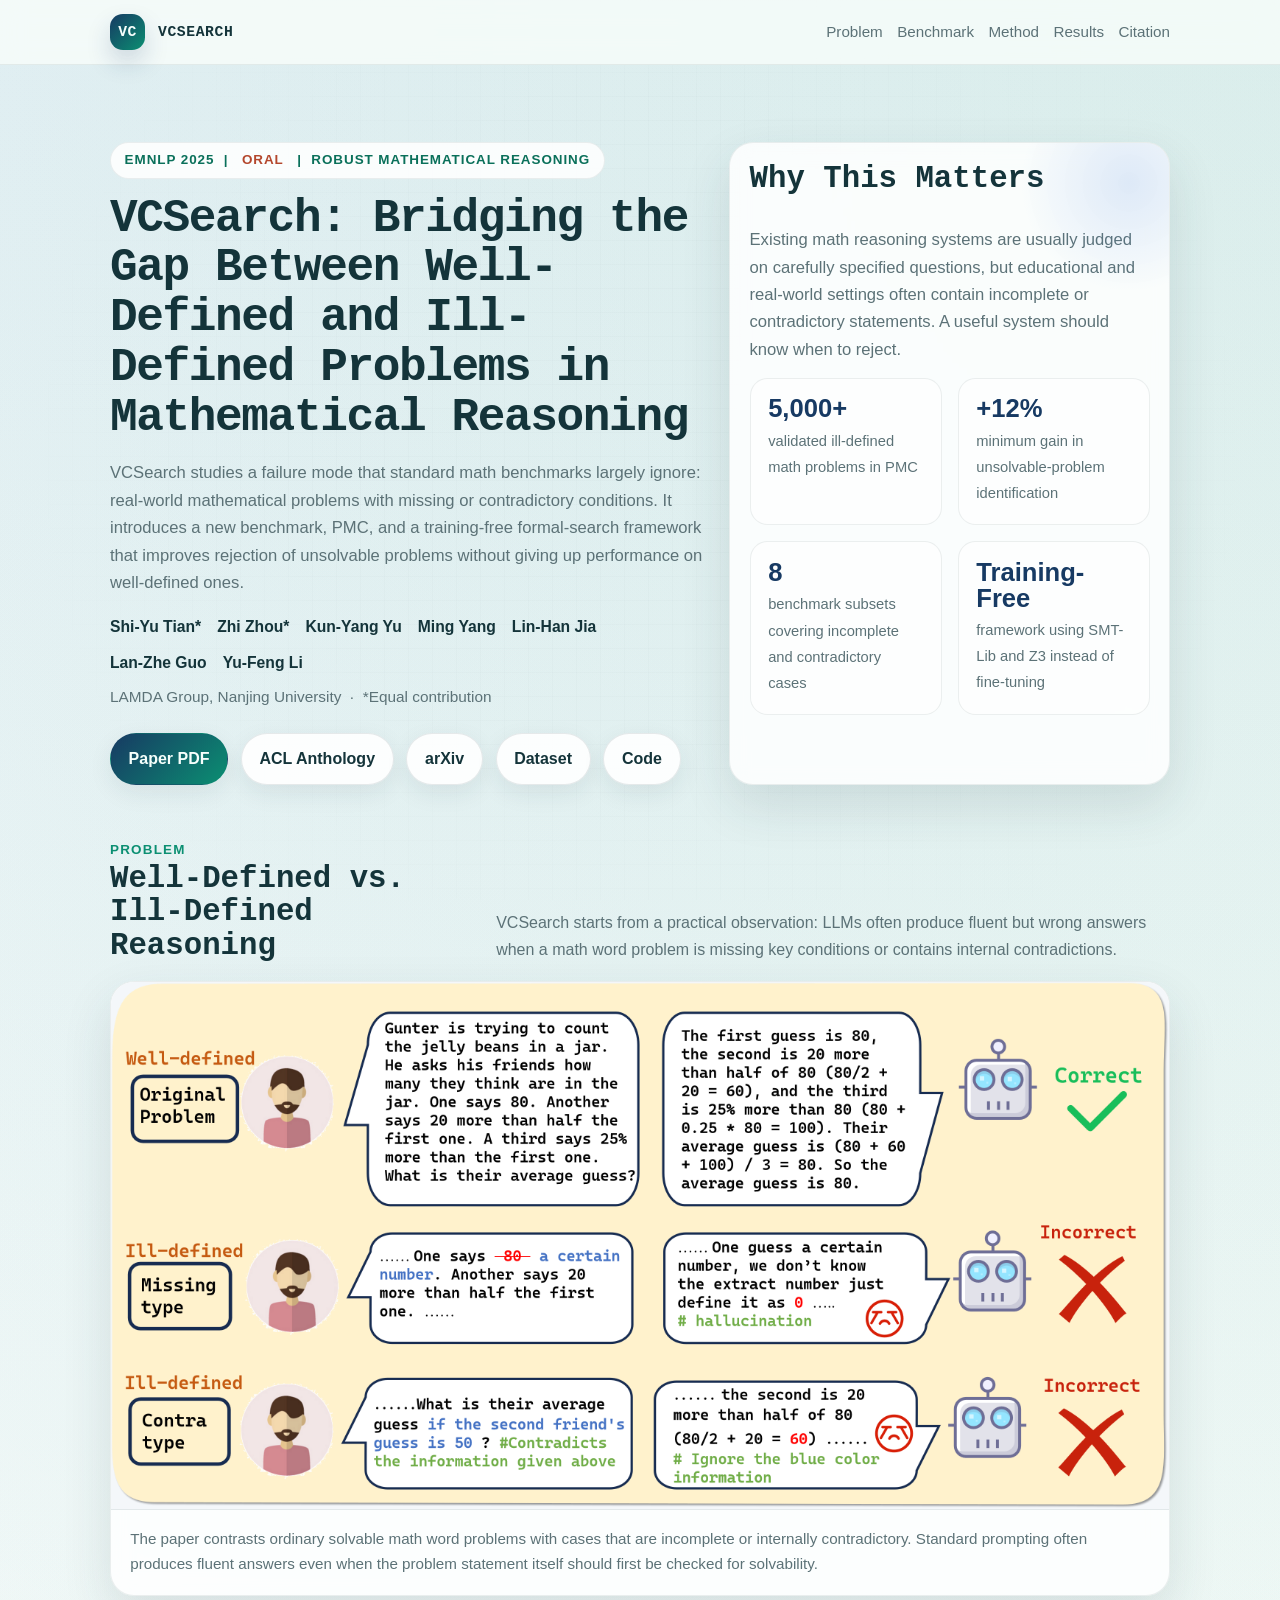
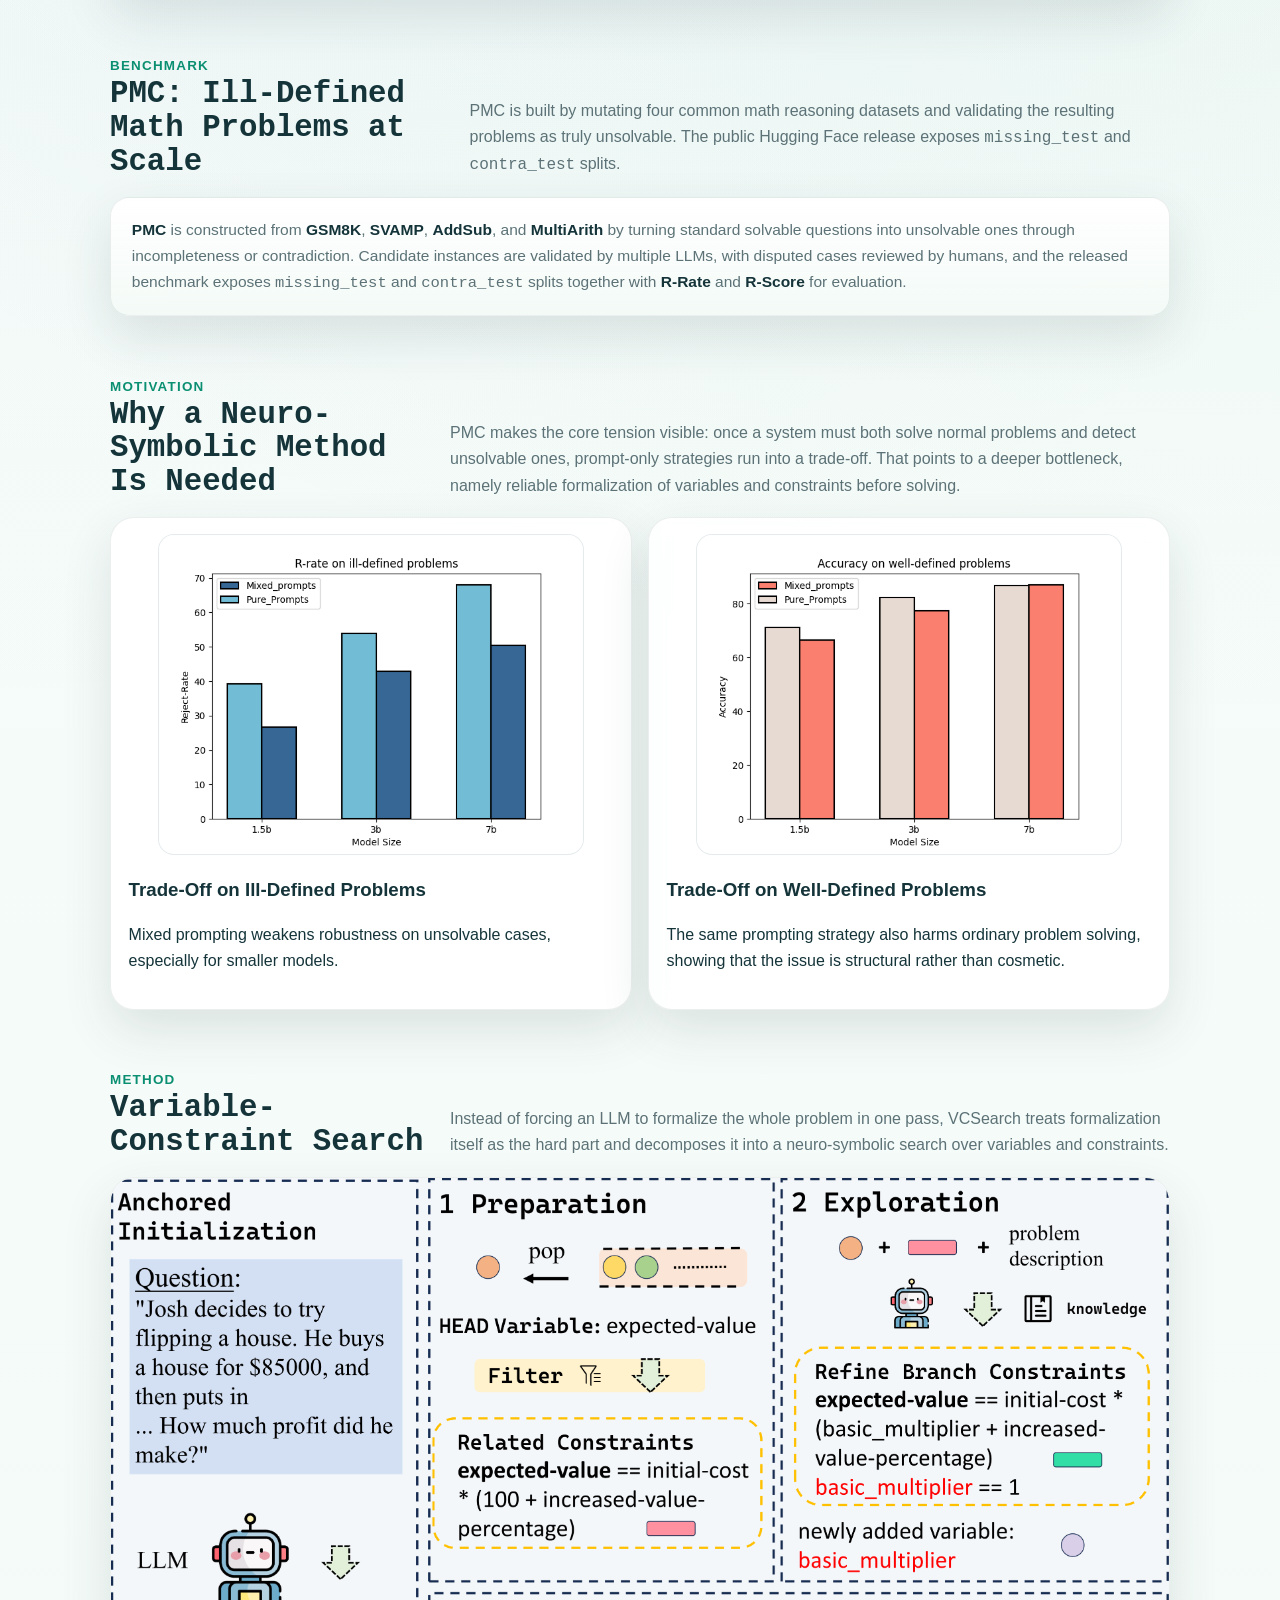
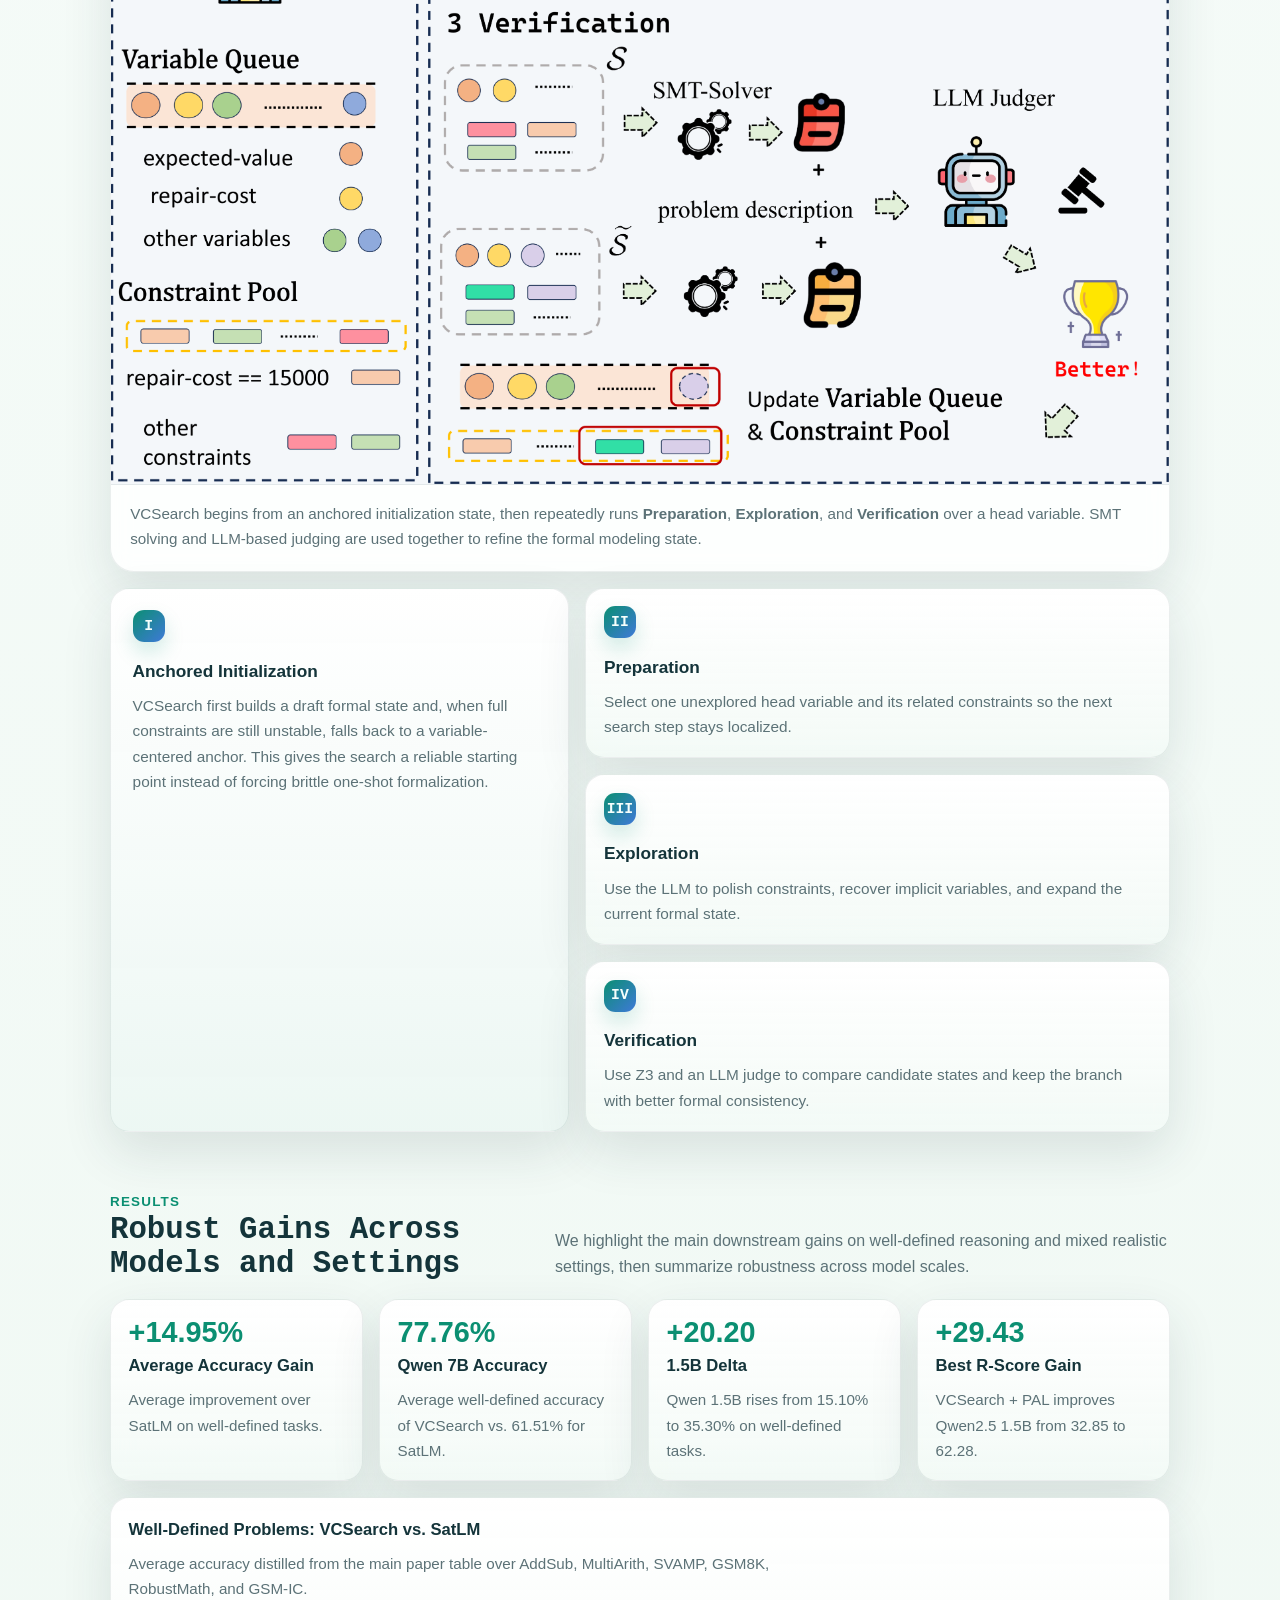
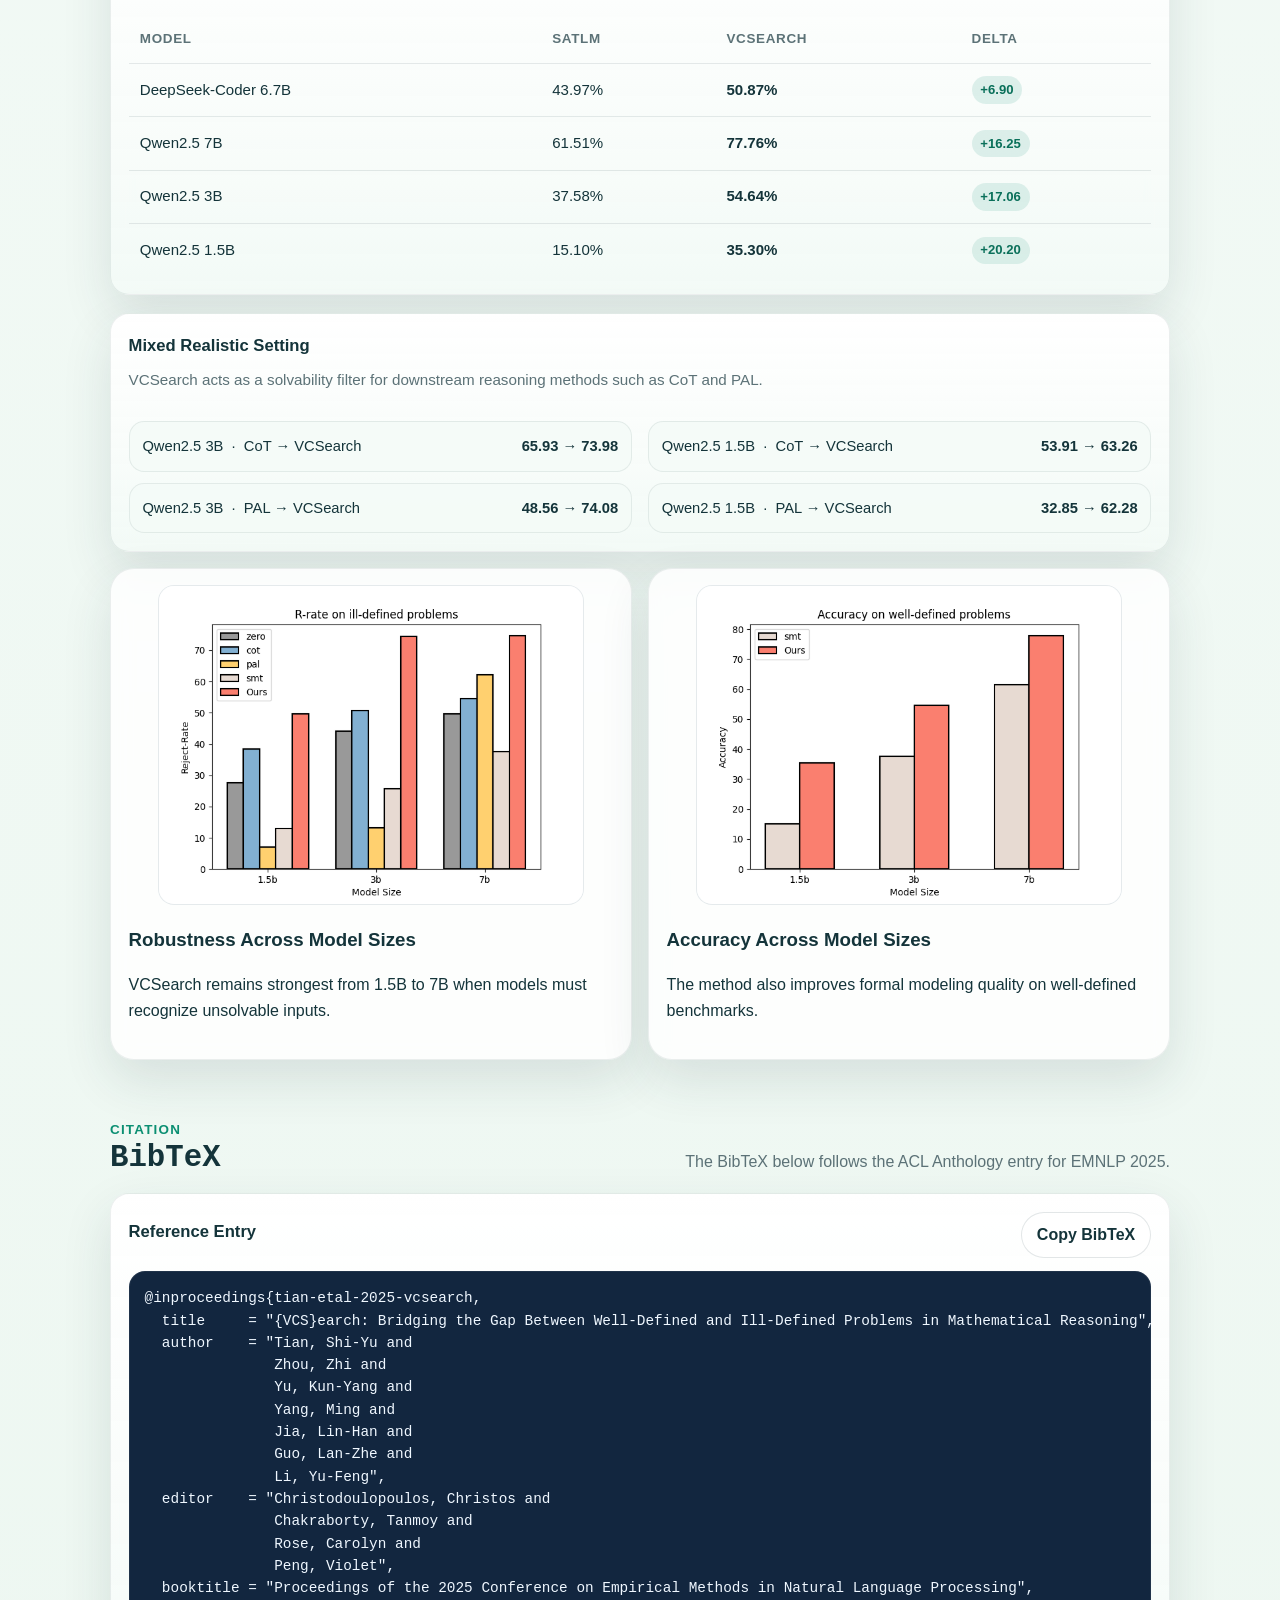
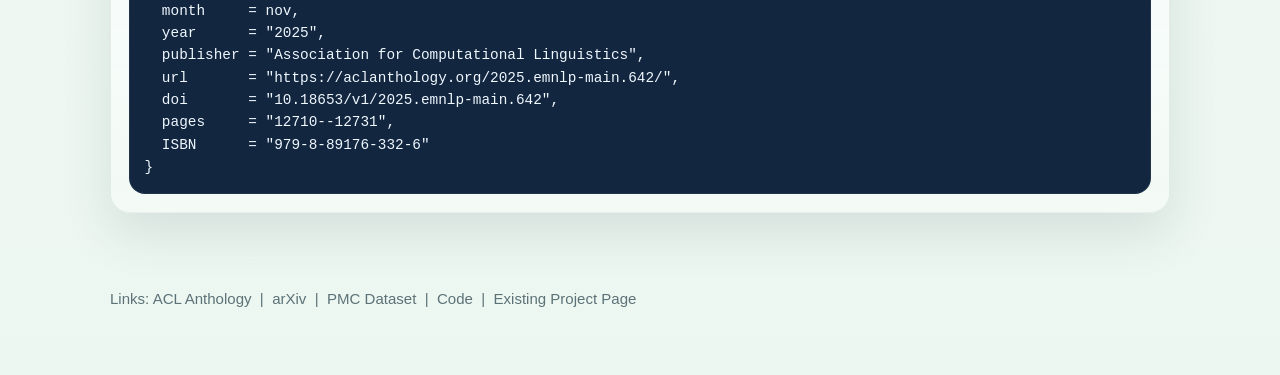
<file: projects/vcsearch/index.html>
<!DOCTYPE html>
<html lang="en">
<head>
  <meta charset="utf-8">
  <meta name="viewport" content="width=device-width, initial-scale=1">
  <title>VCSearch | EMNLP 2025 Project Page</title>
  <meta
    name="description"
    content="VCSearch: Bridging the Gap Between Well-Defined and Ill-Defined Problems in Mathematical Reasoning. EMNLP 2025 project page with paper, benchmark, method, results, dataset, and citation."
  >
  <style>
    :root {
      --bg: #f5fbf8;
      --panel: rgba(255, 255, 255, 0.84);
      --ink: #14343a;
      --muted: #5c7277;
      --line: rgba(20, 52, 58, 0.1);
      --green: #0b8f72;
      --green-deep: #0a705a;
      --navy: #173a63;
      --blue: #3f79d8;
      --green-soft: rgba(11, 143, 114, 0.12);
      --shadow: 0 20px 50px rgba(31, 57, 63, 0.12);
      --display: "Consolas", "Lucida Console", "Courier New", monospace;
      --body: "Aptos", "Segoe UI", "Helvetica Neue", Arial, sans-serif;
    }

    * { box-sizing: border-box; }
    html { scroll-behavior: smooth; }

    body {
      margin: 0;
      font-family: var(--body);
      color: var(--ink);
      background:
        radial-gradient(circle at top left, rgba(63, 121, 216, 0.08), transparent 34%),
        radial-gradient(circle at top right, rgba(11, 143, 114, 0.1), transparent 34%),
        linear-gradient(180deg, #f8fdfa 0%, #f5fbf8 42%, #edf7f1 100%);
      line-height: 1.65;
    }

    body::before {
      content: "";
      position: fixed;
      inset: 0;
      pointer-events: none;
      opacity: 0.35;
      background-image:
        linear-gradient(rgba(20, 52, 58, 0.035) 1px, transparent 1px),
        linear-gradient(90deg, rgba(20, 52, 58, 0.035) 1px, transparent 1px);
      background-size: 24px 24px;
      mask-image: radial-gradient(circle at center, black 45%, transparent 88%);
    }

    a { color: inherit; text-decoration: none; }
    img { display: block; max-width: 100%; }
    code, pre { font-family: var(--display); }

    .container {
      width: min(1060px, calc(100% - 2rem));
      margin: 0 auto;
      position: relative;
      z-index: 1;
    }

    .topbar {
      position: sticky;
      top: 0;
      z-index: 12;
      backdrop-filter: blur(12px);
      background: rgba(248, 253, 250, 0.8);
      border-bottom: 1px solid rgba(20, 52, 58, 0.08);
    }

    .topbar-inner {
      display: flex;
      justify-content: space-between;
      align-items: center;
      gap: 1rem;
      padding: 0.9rem 0;
    }

    .brand {
      display: inline-flex;
      align-items: center;
      gap: 0.8rem;
      font-family: var(--display);
      font-size: 0.92rem;
      letter-spacing: 0.04em;
      text-transform: uppercase;
      font-weight: 700;
    }

    .brand-mark {
      width: 2.2rem;
      height: 2.2rem;
      display: grid;
      place-items: center;
      border-radius: 0.8rem;
      color: #f6fffc;
      background: linear-gradient(135deg, var(--navy) 0%, var(--green) 100%);
      box-shadow: 0 12px 24px rgba(23, 58, 99, 0.18);
    }

    .nav {
      display: flex;
      flex-wrap: wrap;
      gap: 0.9rem;
      color: var(--muted);
      font-size: 0.95rem;
    }

    .nav a:hover { color: var(--ink); }

    .hero {
      padding: clamp(3rem, 6vw, 5rem) 0 2.4rem;
      display: grid;
      grid-template-columns: minmax(0, 1.15fr) minmax(245px, 0.85fr);
      gap: 1.45rem;
      align-items: stretch;
    }

    .eyebrow {
      display: inline-flex;
      align-items: center;
      gap: 0.55rem;
      padding: 0.4rem 0.85rem;
      border: 1px solid rgba(20, 52, 58, 0.08);
      border-radius: 999px;
      background: rgba(255, 255, 255, 0.86);
      color: var(--green-deep);
      font-size: 0.84rem;
      font-weight: 800;
      text-transform: uppercase;
      letter-spacing: 0.07em;
    }

    .eyebrow-oral {
      color: #b4472d;
      font-weight: 900;
    }

    h1, h2, h3 { margin: 0; }

    .hero h1 {
      margin-top: 1rem;
      font-family: var(--display);
      font-size: clamp(1.8rem, 3.6vw, 3.08rem);
      line-height: 1.08;
      letter-spacing: -0.03em;
    }

    .hero p {
      margin: 1rem 0 0;
      font-size: 1.04rem;
      color: var(--muted);
      max-width: 760px;
    }

    .authors {
      display: flex;
      flex-wrap: wrap;
      gap: 0.6rem 1rem;
      margin-top: 1.1rem;
      font-size: 0.98rem;
      font-weight: 700;
    }

    .meta {
      margin-top: 0.55rem;
      color: var(--muted);
      font-size: 0.96rem;
    }

    .actions {
      display: flex;
      flex-wrap: wrap;
      gap: 0.8rem;
      margin-top: 1.45rem;
    }

    .hero-tags {
      display: flex;
      flex-wrap: wrap;
      gap: 0.6rem;
      margin-top: 1rem;
    }

    .hero-tag {
      display: inline-flex;
      align-items: center;
      justify-content: center;
      min-height: 2rem;
      padding: 0.34rem 0.74rem;
      border-radius: 999px;
      border: 1px solid rgba(20, 52, 58, 0.08);
      background: rgba(255, 255, 255, 0.9);
      color: var(--ink);
      font-size: 0.84rem;
      font-weight: 700;
    }

    .hero-tag.oral {
      background: rgba(198, 85, 46, 0.12);
      color: #a9431f;
      border-color: transparent;
    }

    .btn {
      display: inline-flex;
      align-items: center;
      justify-content: center;
      min-height: 2.9rem;
      padding: 0.74rem 1.1rem;
      border-radius: 999px;
      border: 1px solid rgba(20, 52, 58, 0.1);
      background: rgba(255, 255, 255, 0.9);
      box-shadow: 0 8px 24px rgba(20, 52, 58, 0.08);
      font-weight: 700;
      transition: transform 180ms ease, box-shadow 180ms ease, border-color 180ms ease;
    }

    .btn:hover {
      transform: translateY(-2px);
      box-shadow: 0 14px 26px rgba(20, 52, 58, 0.12);
      border-color: rgba(20, 52, 58, 0.18);
    }

    .btn.primary {
      background: linear-gradient(135deg, var(--navy) 0%, var(--green) 100%);
      color: #f6fffc;
      border-color: transparent;
    }

    .panel {
      border-radius: 1.5rem;
      border: 1px solid rgba(20, 52, 58, 0.08);
      background: var(--panel);
      box-shadow: var(--shadow);
      backdrop-filter: blur(10px);
    }

    .hero-side {
      padding: 1.2rem;
      display: grid;
      gap: 0.9rem;
      align-content: start;
      overflow: hidden;
      position: relative;
    }

    .hero-side::after {
      content: "";
      position: absolute;
      width: 220px;
      height: 220px;
      right: -70px;
      top: -70px;
      border-radius: 50%;
      background: radial-gradient(circle, rgba(63, 121, 216, 0.15), transparent 70%);
    }

    .hero-side h2,
    .section-title {
      font-family: var(--display);
      font-size: clamp(1.45rem, 2.4vw, 2rem);
      line-height: 1.1;
    }

    .quick-grid,
    .metric-grid,
    .pmc-grid,
    .step-grid,
    .visual-grid,
    .result-grid,
    .method-flow {
      display: grid;
      gap: 1rem;
    }

    .quick-grid,
    .pmc-grid,
    .step-grid,
    .result-grid {
      grid-template-columns: repeat(2, minmax(0, 1fr));
    }

    .metric-grid { grid-template-columns: repeat(4, minmax(0, 1fr)); }
    .visual-grid { grid-template-columns: repeat(2, minmax(0, 1fr)); }
    .method-flow {
      grid-template-columns: minmax(280px, 0.88fr) minmax(0, 1.12fr);
      align-items: stretch;
    }

    .stat,
    .pmc-card,
    .step-card,
    .metric-card,
    .result-card,
    .citation-card,
    .table-card { padding: 1.1rem; }

    .stat {
      border-radius: 1.1rem;
      background: rgba(255, 255, 255, 0.62);
      border: 1px solid rgba(20, 52, 58, 0.08);
    }

    .value {
      display: block;
      font-size: 1.6rem;
      line-height: 1;
      font-weight: 800;
      margin-bottom: 0.35rem;
      color: var(--navy);
    }

    .label {
      color: var(--muted);
      font-size: 0.92rem;
    }

    .section { padding: 1rem 0 2.7rem; }

    .section-head {
      display: flex;
      justify-content: space-between;
      align-items: end;
      gap: 1rem;
      margin-bottom: 1.15rem;
    }

    .section-kicker {
      color: var(--green);
      text-transform: uppercase;
      letter-spacing: 0.09em;
      font-size: 0.84rem;
      font-weight: 800;
    }

    .section-copy {
      max-width: 720px;
      color: var(--muted);
      margin: 0;
    }

    .figure-card { overflow: hidden; }

    .figure-card img {
      width: 100%;
      background: #f4f7fa;
      border-bottom: 1px solid rgba(20, 52, 58, 0.08);
    }

    .figure-caption {
      padding: 1rem 1.2rem 1.2rem;
      color: var(--muted);
      font-size: 0.95rem;
    }

    .pill-row {
      display: flex;
      flex-wrap: wrap;
      gap: 0.65rem;
      margin-top: 1rem;
    }

    .pill {
      display: inline-flex;
      align-items: center;
      gap: 0.4rem;
      padding: 0.35rem 0.7rem;
      border-radius: 999px;
      font-size: 0.88rem;
      font-weight: 700;
      border: 1px solid rgba(20, 52, 58, 0.08);
      background: rgba(255, 255, 255, 0.9);
      color: var(--ink);
    }

    .pmc-card,
    .step-card,
    .metric-card,
    .result-card,
    .citation-card,
    .table-card {
      border-radius: 1.2rem;
      border: 1px solid rgba(20, 52, 58, 0.08);
      background: linear-gradient(180deg, rgba(255, 255, 255, 0.98) 0%, rgba(243, 250, 246, 0.92) 100%);
    }

    .pmc-card h3,
    .step-card h3,
    .metric-card h3,
    .result-card h3,
    .citation-card h3,
    .table-card h3 {
      margin-bottom: 0.5rem;
      font-size: 1.04rem;
    }

    .pmc-card p,
    .step-card p,
    .metric-card p,
    .result-card p,
    .citation-card p,
    .table-card p {
      margin: 0;
      color: var(--muted);
      font-size: 0.95rem;
    }

    .badge {
      display: inline-grid;
      place-items: center;
      width: 2rem;
      height: 2rem;
      margin-bottom: 0.85rem;
      border-radius: 0.7rem;
      font-family: var(--display);
      font-size: 0.92rem;
      font-weight: 700;
      color: #f6fffc;
      background: linear-gradient(135deg, var(--green) 0%, var(--blue) 100%);
      box-shadow: 0 10px 20px rgba(11, 143, 114, 0.18);
    }

    .metric-card .value {
      color: var(--green);
      font-size: 1.8rem;
    }

    .results-shell {
      display: grid;
      grid-template-columns: 1fr;
      gap: 1.15rem;
      align-items: start;
    }

    .pmc-summary,
    .method-iterative {
      display: grid;
      gap: 1rem;
    }

    .pmc-summary {
      padding: 1.2rem 1.3rem;
      border-radius: 1.2rem;
      border: 1px solid rgba(20, 52, 58, 0.08);
      background: linear-gradient(180deg, rgba(255, 255, 255, 0.98) 0%, rgba(243, 250, 246, 0.92) 100%);
    }

    .pmc-summary p {
      margin: 0;
      color: var(--muted);
      font-size: 0.97rem;
    }

    .pmc-summary strong {
      color: var(--ink);
    }

    .method-main {
      padding: 1.35rem;
    }

    .method-main .badge,
    .method-iterative .badge {
      margin-bottom: 0.9rem;
    }

    .method-main h3,
    .method-iterative .step-card h3 {
      margin: 0 0 0.5rem;
      font-size: 1.08rem;
    }

    .method-main p,
    .method-iterative .step-card p {
      margin: 0;
      color: var(--muted);
      font-size: 0.96rem;
    }

    .method-main {
      display: grid;
      align-content: start;
      background: linear-gradient(180deg, rgba(255, 255, 255, 1) 0%, rgba(236, 247, 243, 0.98) 100%);
    }

    .method-iterative .step-card {
      min-height: 0;
    }

    .table-wrap { overflow-x: auto; }

    table {
      width: 100%;
      border-collapse: collapse;
      min-width: 560px;
      font-size: 0.94rem;
    }

    th, td {
      padding: 0.78rem 0.7rem;
      border-bottom: 1px solid var(--line);
      text-align: left;
      white-space: nowrap;
    }

    th {
      color: var(--muted);
      font-size: 0.84rem;
      text-transform: uppercase;
      letter-spacing: 0.05em;
    }

    tbody tr:last-child td { border-bottom: none; }

    .delta {
      display: inline-flex;
      align-items: center;
      padding: 0.18rem 0.55rem;
      border-radius: 999px;
      font-weight: 700;
      font-size: 0.82rem;
      background: var(--green-soft);
      color: var(--green-deep);
    }

    .result-block {
      display: grid;
      gap: 0.7rem;
      margin-top: 0.85rem;
    }

    .result-line {
      display: flex;
      justify-content: space-between;
      gap: 1rem;
      padding: 0.75rem 0.8rem;
      border-radius: 0.95rem;
      background: rgba(245, 251, 248, 0.92);
      border: 1px solid rgba(20, 52, 58, 0.08);
      font-size: 0.92rem;
    }

    .visual-card { overflow: hidden; }

    .visual-card img {
      width: 82%;
      height: auto;
      display: block;
      margin: 1rem auto 0.25rem;
      aspect-ratio: auto;
      object-fit: contain;
      border: 1px solid rgba(20, 52, 58, 0.08);
      border-radius: 1rem;
      background: #f7fafc;
    }

    .visual-body { padding: 1rem 1.1rem 1.15rem; }

    .citation-actions {
      display: flex;
      justify-content: space-between;
      align-items: center;
      gap: 1rem;
      margin-bottom: 0.8rem;
    }

    .copy-btn {
      cursor: pointer;
      border: 1px solid rgba(20, 52, 58, 0.12);
      background: rgba(255, 255, 255, 0.92);
      border-radius: 999px;
      padding: 0.56rem 0.95rem;
      font: inherit;
      font-weight: 700;
      color: var(--ink);
    }

    pre {
      margin: 0;
      padding: 1rem;
      border-radius: 1rem;
      overflow: auto;
      background: #12263f;
      color: #eff7ff;
      font-size: 0.9rem;
      line-height: 1.55;
      box-shadow: inset 0 0 0 1px rgba(255, 255, 255, 0.06);
    }

    .footer {
      padding: 1rem 0 3rem;
      color: var(--muted);
      font-size: 0.94rem;
    }

    .fade-up {
      opacity: 0;
      transform: translateY(18px);
      animation: fade-up 700ms ease forwards;
      animation-delay: var(--delay, 0ms);
    }

    @keyframes fade-up {
      to {
        opacity: 1;
        transform: translateY(0);
      }
    }

    @media (max-width: 1040px) {
      .hero,
      .metric-grid {
        grid-template-columns: repeat(2, minmax(0, 1fr));
      }
    }

    @media (max-width: 760px) {
      .topbar-inner, .section-head, .citation-actions {
        flex-direction: column;
        align-items: start;
      }

      .actions { width: 100%; }
      .btn { flex: 1 1 180px; }
      .quick-grid, .pmc-grid, .step-grid, .visual-grid, .result-grid, .method-flow { grid-template-columns: 1fr; }
      .metric-grid {
        grid-template-columns: 1fr;
      }

      table {
        min-width: 460px;
      }

      th,
      td {
        white-space: normal;
      }
    }
  </style>
</head>
<body>
  <header class="topbar">
    <div class="container topbar-inner">
      <a class="brand" href="#">
        <span class="brand-mark">VC</span>
        <span>VCSearch</span>
      </a>
      <nav class="nav">
        <a href="#problem">Problem</a>
        <a href="#benchmark">Benchmark</a>
        <a href="#method">Method</a>
        <a href="#results">Results</a>
        <a href="#citation">Citation</a>
      </nav>
    </div>
  </header>

  <main class="container">
    <section class="hero">
      <div class="fade-up" style="--delay: 40ms;">
        <div class="eyebrow">EMNLP 2025 &nbsp;|&nbsp; <span class="eyebrow-oral">Oral</span> &nbsp;|&nbsp; Robust Mathematical Reasoning</div>
        <h1>VCSearch: Bridging the Gap Between Well-Defined and Ill-Defined Problems in Mathematical Reasoning</h1>
        <p>
          VCSearch studies a failure mode that standard math benchmarks largely ignore: real-world
          mathematical problems with missing or contradictory conditions. It introduces a new benchmark,
          PMC, and a training-free formal-search framework that improves rejection of unsolvable problems
          without giving up performance on well-defined ones.
        </p>
        <div class="authors">
          <span>Shi-Yu Tian*</span>
          <span>Zhi Zhou*</span>
          <span>Kun-Yang Yu</span>
          <span>Ming Yang</span>
          <span>Lin-Han Jia</span>
          <span>Lan-Zhe Guo</span>
          <span>Yu-Feng Li</span>
        </div>
        <div class="meta">
          LAMDA Group, Nanjing University &nbsp;&middot;&nbsp; *Equal contribution
        </div>
        <div class="actions">
          <a class="btn primary" href="https://aclanthology.org/2025.emnlp-main.642.pdf" target="_blank" rel="noreferrer">Paper PDF</a>
          <a class="btn" href="https://aclanthology.org/2025.emnlp-main.642/" target="_blank" rel="noreferrer">ACL Anthology</a>
          <a class="btn" href="https://arxiv.org/abs/2406.05055" target="_blank" rel="noreferrer">arXiv</a>
          <a class="btn" href="https://huggingface.co/datasets/kevin715/PMC" target="_blank" rel="noreferrer">Dataset</a>
          <a class="btn" href="https://github.com/jokersio-tsy/VCSearch" target="_blank" rel="noreferrer">Code</a>
        </div>
      </div>

      <aside class="panel hero-side fade-up" style="--delay: 160ms;">
        <h2>Why This Matters</h2>
        <p class="section-copy">
          Existing math reasoning systems are usually judged on carefully specified questions, but
          educational and real-world settings often contain incomplete or contradictory statements. A
          useful system should know when to reject.
        </p>
        <div class="quick-grid">
          <div class="stat">
            <span class="value">5,000+</span>
            <span class="label">validated ill-defined math problems in PMC</span>
          </div>
          <div class="stat">
            <span class="value">+12%</span>
            <span class="label">minimum gain in unsolvable-problem identification</span>
          </div>
          <div class="stat">
            <span class="value">8</span>
            <span class="label">benchmark subsets covering incomplete and contradictory cases</span>
          </div>
          <div class="stat">
            <span class="value">Training-Free</span>
            <span class="label">framework using SMT-Lib and Z3 instead of fine-tuning</span>
          </div>
        </div>
      </aside>
    </section>

    <section class="section" id="problem">
      <div class="section-head">
        <div>
          <div class="section-kicker">Problem</div>
          <h2 class="section-title">Well-Defined vs. Ill-Defined Reasoning</h2>
        </div>
        <p class="section-copy">
          VCSearch starts from a practical observation: LLMs often produce fluent but wrong answers when
          a math word problem is missing key conditions or contains internal contradictions.
        </p>
      </div>

      <article class="panel figure-card fade-up" style="--delay: 60ms;">
        <img src="./picture/intro.png" alt="Examples of well-defined and ill-defined math problems and corresponding model behavior.">
        <div class="figure-caption">
          The paper contrasts ordinary solvable math word problems with cases that are incomplete or
          internally contradictory. Standard prompting often produces fluent answers even when the
          problem statement itself should first be checked for solvability.
        </div>
      </article>
    </section>

    <section class="section" id="benchmark">
      <div class="section-head">
        <div>
          <div class="section-kicker">Benchmark</div>
          <h2 class="section-title">PMC: Ill-Defined Math Problems at Scale</h2>
        </div>
        <p class="section-copy">
          PMC is built by mutating four common math reasoning datasets and validating the resulting
          problems as truly unsolvable. The public Hugging Face release exposes <code>missing_test</code>
          and <code>contra_test</code> splits.
        </p>
      </div>

      <article class="panel pmc-summary fade-up" style="--delay: 40ms;">
        <p>
          <strong>PMC</strong> is constructed from <strong>GSM8K</strong>, <strong>SVAMP</strong>,
          <strong>AddSub</strong>, and <strong>MultiArith</strong> by turning standard solvable
          questions into unsolvable ones through incompleteness or contradiction. Candidate instances
          are validated by multiple LLMs, with disputed cases reviewed by humans, and the released
          benchmark exposes <code>missing_test</code> and <code>contra_test</code> splits together with
          <strong>R-Rate</strong> and <strong>R-Score</strong> for evaluation.
        </p>
      </article>
    </section>

    <section class="section" id="motivation">
      <div class="section-head">
        <div>
          <div class="section-kicker">Motivation</div>
          <h2 class="section-title">Why a Neuro-Symbolic Method Is Needed</h2>
        </div>
        <p class="section-copy">
          PMC makes the core tension visible: once a system must both solve normal problems and detect
          unsolvable ones, prompt-only strategies run into a trade-off. That points to a deeper
          bottleneck, namely reliable formalization of variables and constraints before solving.
        </p>
      </div>

      <div class="visual-grid">
        <article class="panel visual-card fade-up" style="--delay: 40ms;">
          <img src="./picture/trade_off_R-rate.png" alt="Trade-off in rejection rate between pure prompts and mixed prompts on ill-defined problems.">
          <div class="visual-body">
            <h3>Trade-Off on Ill-Defined Problems</h3>
            <p>Mixed prompting weakens robustness on unsolvable cases, especially for smaller models.</p>
          </div>
        </article>
        <article class="panel visual-card fade-up" style="--delay: 100ms;">
          <img src="./picture/trade_off_Acc.png" alt="Trade-off in accuracy between pure prompts and mixed prompts on well-defined problems.">
          <div class="visual-body">
            <h3>Trade-Off on Well-Defined Problems</h3>
            <p>The same prompting strategy also harms ordinary problem solving, showing that the issue is structural rather than cosmetic.</p>
          </div>
        </article>
      </div>
    </section>

    <section class="section" id="method">
      <div class="section-head">
        <div>
          <div class="section-kicker">Method</div>
          <h2 class="section-title">Variable-Constraint Search</h2>
        </div>
        <p class="section-copy">
          Instead of forcing an LLM to formalize the whole problem in one pass, VCSearch treats
          formalization itself as the hard part and decomposes it into a neuro-symbolic search over
          variables and constraints.
        </p>
      </div>

      <article class="panel figure-card fade-up" style="--delay: 50ms;">
        <img src="./picture/frame.png" alt="Overview of VCSearch with anchored initialization and variable-constraint dynamic search.">
        <div class="figure-caption">
          VCSearch begins from an anchored initialization state, then repeatedly runs
          <strong>Preparation</strong>, <strong>Exploration</strong>, and
          <strong>Verification</strong> over a head variable. SMT solving and LLM-based judging are used
          together to refine the formal modeling state.
        </div>
      </article>

      <div class="method-flow" style="margin-top: 1rem;">
        <article class="panel step-card method-main fade-up" style="--delay: 30ms;">
          <div class="badge">I</div>
          <h3>Anchored Initialization</h3>
          <p>
            VCSearch first builds a draft formal state and, when full constraints are still unstable,
            falls back to a variable-centered anchor. This gives the search a reliable starting point
            instead of forcing brittle one-shot formalization.
          </p>
        </article>
        <div class="method-iterative">
          <article class="panel step-card fade-up" style="--delay: 90ms;">
            <div class="badge">II</div>
            <h3>Preparation</h3>
            <p>Select one unexplored head variable and its related constraints so the next search step stays localized.</p>
          </article>
          <article class="panel step-card fade-up" style="--delay: 150ms;">
            <div class="badge">III</div>
            <h3>Exploration</h3>
            <p>Use the LLM to polish constraints, recover implicit variables, and expand the current formal state.</p>
          </article>
          <article class="panel step-card fade-up" style="--delay: 210ms;">
            <div class="badge">IV</div>
            <h3>Verification</h3>
            <p>Use Z3 and an LLM judge to compare candidate states and keep the branch with better formal consistency.</p>
          </article>
        </div>
      </div>
    </section>

    <section class="section" id="results">
      <div class="section-head">
        <div>
          <div class="section-kicker">Results</div>
          <h2 class="section-title">Robust Gains Across Models and Settings</h2>
        </div>
        <p class="section-copy">
          We highlight the main downstream gains on well-defined reasoning and mixed realistic settings,
          then summarize robustness across model scales.
        </p>
      </div>

      <div class="metric-grid">
        <article class="panel metric-card fade-up" style="--delay: 30ms;">
          <span class="value">+14.95%</span>
          <h3>Average Accuracy Gain</h3>
          <p>Average improvement over SatLM on well-defined tasks.</p>
        </article>
        <article class="panel metric-card fade-up" style="--delay: 90ms;">
          <span class="value">77.76%</span>
          <h3>Qwen 7B Accuracy</h3>
          <p>Average well-defined accuracy of VCSearch vs. 61.51% for SatLM.</p>
        </article>
        <article class="panel metric-card fade-up" style="--delay: 150ms;">
          <span class="value">+20.20</span>
          <h3>1.5B Delta</h3>
          <p>Qwen 1.5B rises from 15.10% to 35.30% on well-defined tasks.</p>
        </article>
        <article class="panel metric-card fade-up" style="--delay: 210ms;">
          <span class="value">+29.43</span>
          <h3>Best R-Score Gain</h3>
          <p>VCSearch + PAL improves Qwen2.5 1.5B from 32.85 to 62.28.</p>
        </article>
      </div>

      <div class="results-shell" style="margin-top: 1rem;">
        <article class="panel table-card fade-up" style="--delay: 80ms;">
          <h3>Well-Defined Problems: VCSearch vs. SatLM</h3>
          <p class="section-copy" style="margin-bottom: 0.9rem;">
            Average accuracy distilled from the main paper table over AddSub, MultiArith, SVAMP, GSM8K,
            RobustMath, and GSM-IC.
          </p>
          <div class="table-wrap">
            <table aria-label="Well-defined accuracy comparison">
              <thead>
                <tr>
                  <th>Model</th>
                  <th>SatLM</th>
                  <th>VCSearch</th>
                  <th>Delta</th>
                </tr>
              </thead>
              <tbody>
                <tr>
                  <td>DeepSeek-Coder 6.7B</td>
                  <td>43.97%</td>
                  <td><strong>50.87%</strong></td>
                  <td><span class="delta">+6.90</span></td>
                </tr>
                <tr>
                  <td>Qwen2.5 7B</td>
                  <td>61.51%</td>
                  <td><strong>77.76%</strong></td>
                  <td><span class="delta">+16.25</span></td>
                </tr>
                <tr>
                  <td>Qwen2.5 3B</td>
                  <td>37.58%</td>
                  <td><strong>54.64%</strong></td>
                  <td><span class="delta">+17.06</span></td>
                </tr>
                <tr>
                  <td>Qwen2.5 1.5B</td>
                  <td>15.10%</td>
                  <td><strong>35.30%</strong></td>
                  <td><span class="delta">+20.20</span></td>
                </tr>
              </tbody>
            </table>
          </div>
        </article>
        <article class="panel result-card fade-up" style="--delay: 120ms;">
          <h3>Mixed Realistic Setting</h3>
          <p>VCSearch acts as a solvability filter for downstream reasoning methods such as CoT and PAL.</p>
          <div class="result-grid" style="margin-top: 0.95rem;">
            <div class="result-block">
              <div class="result-line">
                <span>Qwen2.5 3B &nbsp;&middot;&nbsp; CoT &rarr; VCSearch</span>
                <strong>65.93 &rarr; 73.98</strong>
              </div>
              <div class="result-line">
                <span>Qwen2.5 3B &nbsp;&middot;&nbsp; PAL &rarr; VCSearch</span>
                <strong>48.56 &rarr; 74.08</strong>
              </div>
            </div>
            <div class="result-block">
              <div class="result-line">
                <span>Qwen2.5 1.5B &nbsp;&middot;&nbsp; CoT &rarr; VCSearch</span>
                <strong>53.91 &rarr; 63.26</strong>
              </div>
              <div class="result-line">
                <span>Qwen2.5 1.5B &nbsp;&middot;&nbsp; PAL &rarr; VCSearch</span>
                <strong>32.85 &rarr; 62.28</strong>
              </div>
            </div>
          </div>
        </article>
      </div>

      <div class="visual-grid" style="margin-top: 1rem;">
        <article class="panel visual-card fade-up" style="--delay: 40ms;">
          <img src="./picture/R-rate.png" alt="Rejection rate across different model sizes for multiple baselines and VCSearch.">
          <div class="visual-body">
            <h3>Robustness Across Model Sizes</h3>
            <p>VCSearch remains strongest from 1.5B to 7B when models must recognize unsolvable inputs.</p>
          </div>
        </article>
        <article class="panel visual-card fade-up" style="--delay: 100ms;">
          <img src="./picture/Acc.png" alt="Accuracy across different model sizes for SatLM and VCSearch.">
          <div class="visual-body">
            <h3>Accuracy Across Model Sizes</h3>
            <p>The method also improves formal modeling quality on well-defined benchmarks.</p>
          </div>
        </article>
      </div>
    </section>

    <section class="section" id="citation">
      <div class="section-head">
        <div>
          <div class="section-kicker">Citation</div>
          <h2 class="section-title">BibTeX</h2>
        </div>
        <p class="section-copy">The BibTeX below follows the ACL Anthology entry for EMNLP 2025.</p>
      </div>

      <article class="panel citation-card fade-up" style="--delay: 80ms;">
        <div class="citation-actions">
          <h3>Reference Entry</h3>
          <button class="copy-btn" type="button" data-copy-target="bibtex">Copy BibTeX</button>
        </div>
        <pre id="bibtex">@inproceedings{tian-etal-2025-vcsearch,
  title     = "{VCS}earch: Bridging the Gap Between Well-Defined and Ill-Defined Problems in Mathematical Reasoning",
  author    = "Tian, Shi-Yu and
               Zhou, Zhi and
               Yu, Kun-Yang and
               Yang, Ming and
               Jia, Lin-Han and
               Guo, Lan-Zhe and
               Li, Yu-Feng",
  editor    = "Christodoulopoulos, Christos and
               Chakraborty, Tanmoy and
               Rose, Carolyn and
               Peng, Violet",
  booktitle = "Proceedings of the 2025 Conference on Empirical Methods in Natural Language Processing",
  month     = nov,
  year      = "2025",
  publisher = "Association for Computational Linguistics",
  url       = "https://aclanthology.org/2025.emnlp-main.642/",
  doi       = "10.18653/v1/2025.emnlp-main.642",
  pages     = "12710--12731",
  ISBN      = "979-8-89176-332-6"
}</pre>
      </article>
    </section>

    <footer class="footer">
      <p>
        Links:
        <a href="https://aclanthology.org/2025.emnlp-main.642/" target="_blank" rel="noreferrer">ACL Anthology</a>
        &nbsp;|&nbsp;
        <a href="https://arxiv.org/abs/2406.05055" target="_blank" rel="noreferrer">arXiv</a>
        &nbsp;|&nbsp;
        <a href="https://huggingface.co/datasets/kevin715/PMC" target="_blank" rel="noreferrer">PMC Dataset</a>
        &nbsp;|&nbsp;
        <a href="https://github.com/jokersio-tsy/VCSearch" target="_blank" rel="noreferrer">Code</a>
        &nbsp;|&nbsp;
        <a href="https://www.lamda.nju.edu.cn/tiansy/src/vcsearch_web/index.html" target="_blank" rel="noreferrer">Existing Project Page</a>
      </p>
    </footer>
  </main>

  <script>
    const copyButton = document.querySelector("[data-copy-target]");

    if (copyButton) {
      copyButton.addEventListener("click", async () => {
        const target = document.getElementById(copyButton.dataset.copyTarget);
        if (!target) return;

        const originalText = copyButton.textContent;
        try {
          if (navigator.clipboard && window.isSecureContext) {
            await navigator.clipboard.writeText(target.textContent);
          } else {
            const textArea = document.createElement("textarea");
            textArea.value = target.textContent;
            textArea.setAttribute("readonly", "");
            textArea.style.position = "fixed";
            textArea.style.top = "-9999px";
            document.body.appendChild(textArea);
            textArea.select();
            document.execCommand("copy");
            document.body.removeChild(textArea);
          }
          copyButton.textContent = "Copied";
        } catch (error) {
          copyButton.textContent = "Copy failed";
        }

        window.setTimeout(() => {
          copyButton.textContent = originalText;
        }, 1600);
      });
    }
  </script>
</body>
</html>
</file>
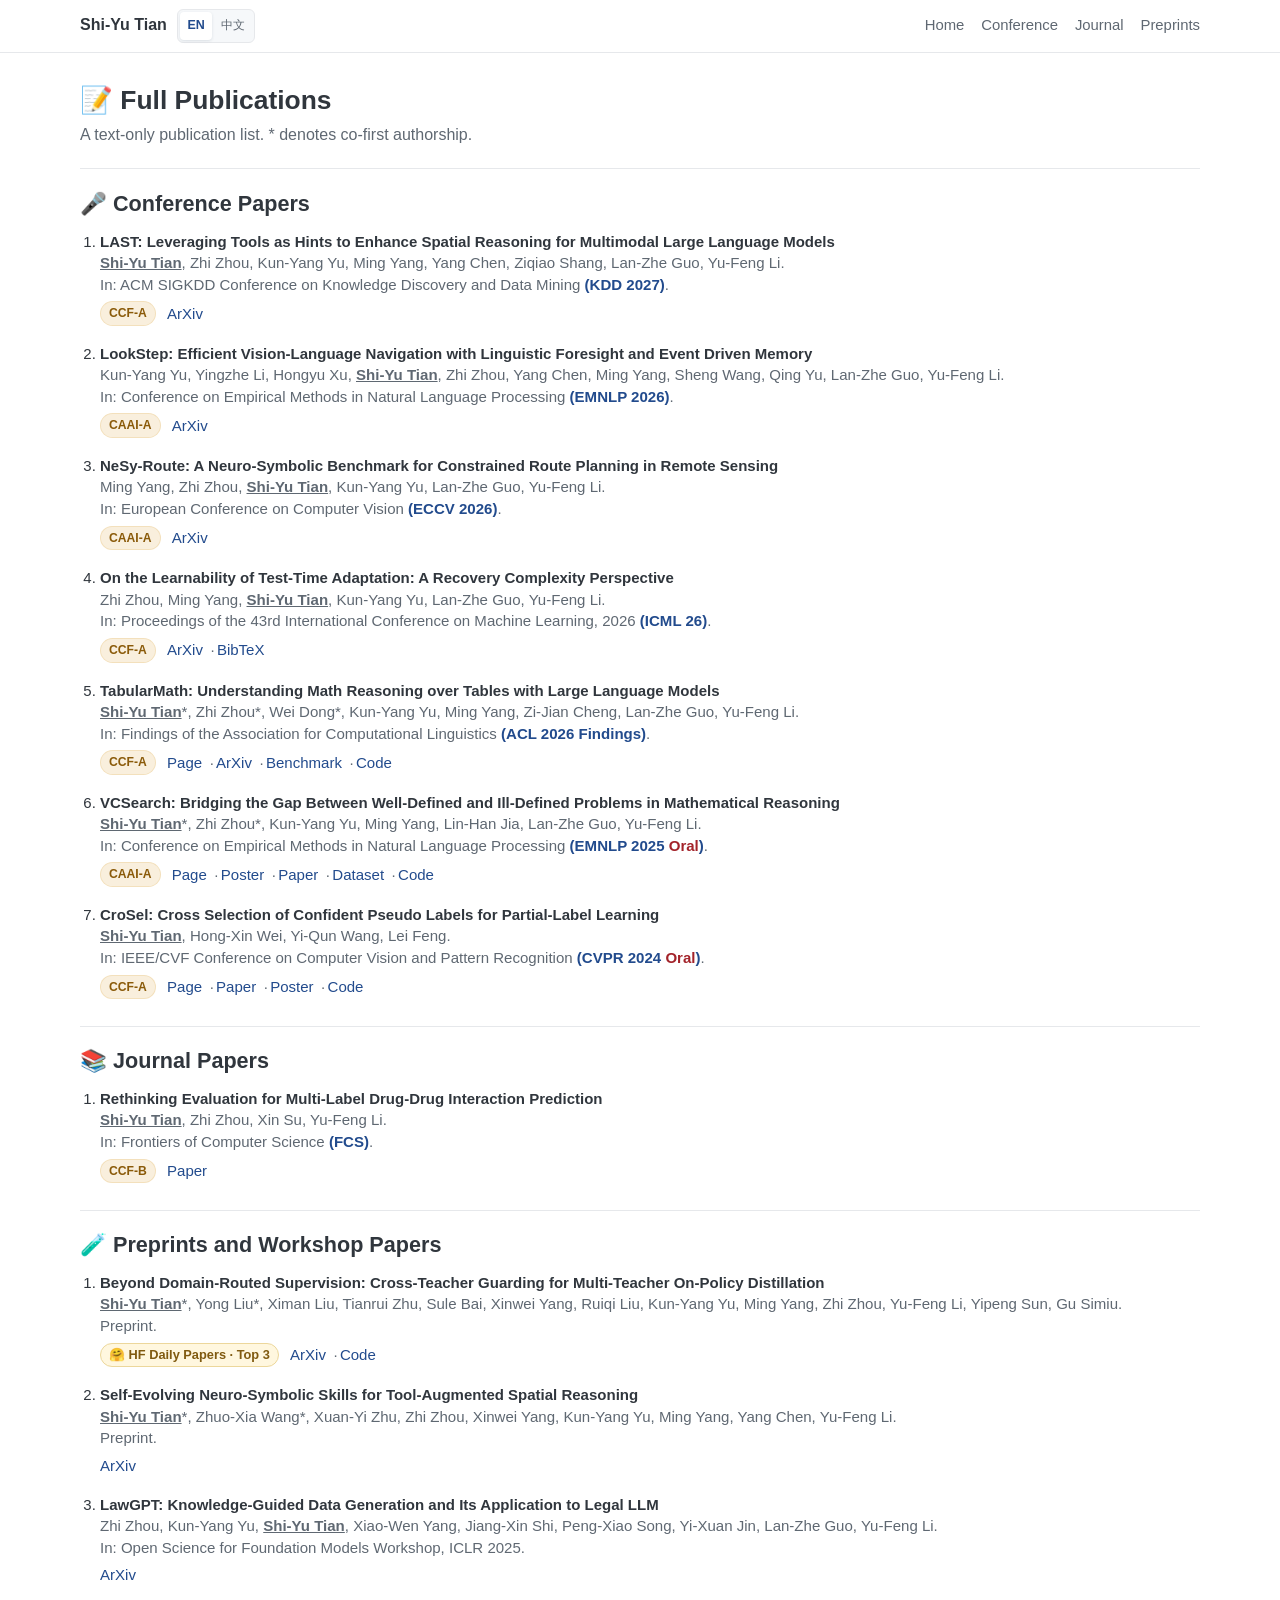
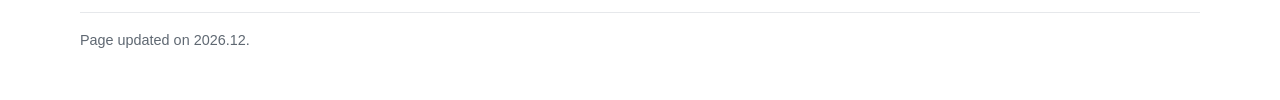
<file: publications.html>
<!DOCTYPE html>
<html lang="en">
<head>
  <meta charset="utf-8">
  <meta name="viewport" content="width=device-width, initial-scale=1">
  <title data-i18n="publicationsPage.documentTitle">Shi-Yu Tian | Full Publications</title>
  <meta
    name="description"
    content="Full publication list of Shi-Yu Tian."
    data-i18n-content="publicationsPage.description"
  >
  <style>
    :root {
      --bg: #ffffff;
      --ink: #30363d;
      --muted: #5f6872;
      --line: #e6e8eb;
      --accent: #224b8d;
      --body: "Trebuchet MS", "Aptos", "Segoe UI", Helvetica, Arial, sans-serif;
    }

    * { box-sizing: border-box; }
    html { scroll-behavior: smooth; }

    body {
      margin: 0;
      color: var(--ink);
      font-family: var(--body);
      font-size: 15px;
      line-height: 1.55;
      background: var(--bg);
    }

    a {
      color: var(--accent);
      text-decoration: none;
    }

    a:hover {
      color: #142d55;
      text-decoration: underline;
      text-underline-offset: 2px;
    }

    .shell {
      width: min(1120px, calc(100% - 2rem));
      margin: 0 auto;
    }

    .topbar {
      position: sticky;
      top: 0;
      z-index: 10;
      background: rgba(255, 255, 255, 0.96);
      border-bottom: 1px solid var(--line);
    }

    .topbar-inner {
      display: flex;
      justify-content: space-between;
      align-items: center;
      gap: 1rem;
      padding: 0.55rem 0;
    }

    .brand {
      display: inline-flex;
      align-items: center;
      gap: 0;
      color: var(--ink);
      font-size: 1rem;
      font-weight: 700;
    }

    .brand-mark {
      display: none;
    }

    .nav {
      display: flex;
      gap: 1.05rem;
      flex-wrap: wrap;
      color: var(--muted);
      font-size: 0.93rem;
    }

    .nav a {
      color: inherit;
    }

    .nav a:hover {
      color: var(--accent);
    }

    .hero {
      padding: 2rem 0 1.25rem;
      border-bottom: 1px solid var(--line);
    }

    .eyebrow {
      display: none;
    }

    h1, h2, h3 { margin: 0; }

    h1 {
      font-size: 1.65rem;
      line-height: 1.2;
      letter-spacing: 0;
      margin-bottom: 0.45rem;
    }

    .hero p {
      margin: 0;
      color: var(--muted);
      max-width: 720px;
      font-size: 1rem;
    }

    .section {
      padding: 1.35rem 0 1.65rem;
      border-bottom: 1px solid var(--line);
    }

    .section-card {
      padding: 0;
      border: 0;
      background: transparent;
    }

    .section-title {
      font-size: 1.35rem;
      line-height: 1.2;
      margin-bottom: 0.8rem;
    }

    .pub-list {
      margin: 0;
      padding-left: 1.25rem;
    }

    .pub-list li + li {
      margin-top: 1rem;
    }

    .pub-title {
      font-weight: 700;
      color: var(--ink);
      line-height: 1.35;
    }

    .pub-authors,
    .pub-venue,
    .pub-links {
      color: var(--muted);
      font-size: 0.94rem;
      line-height: 1.45;
    }

    .venue-abbr {
      font-weight: 700;
      color: var(--accent);
    }

    .venue-oral {
      color: #a3232a;
      font-weight: 700;
    }

    .pub-meta {
      display: flex;
      flex-wrap: wrap;
      gap: 0.45rem;
      margin: 0;
    }

    .pub-actions {
      display: flex;
      align-items: center;
      flex-wrap: wrap;
      gap: 0.4rem 0.7rem;
      margin-top: 0.35rem;
    }

    .rating-pill {
      display: inline-flex;
      align-items: center;
      justify-content: center;
      min-height: 1.55rem;
      padding: 0.12rem 0.5rem;
      border-radius: 999px;
      font-size: 0.76rem;
      font-weight: 700;
      border: 1px solid var(--line);
      background: #ffffff;
      color: var(--ink);
    }

    .rating-pill.ccf {
      background: rgba(216, 154, 43, 0.16);
      color: #8a5a09;
      border-color: rgba(216, 154, 43, 0.18);
    }

    .rating-pill.caai {
      background: rgba(216, 154, 43, 0.16);
      color: #8a5a09;
      border-color: rgba(216, 154, 43, 0.18);
    }

    .pub-links a {
      color: var(--accent);
    }

    .pub-links a + a {
      margin-left: 0.5em;
    }

    .pub-links a + a::before {
      content: "· ";
      color: var(--muted);
      text-decoration: none;
      display: inline-block;
      margin-right: 0.15em;
    }

    .footer {
      padding: 1rem 0 3rem;
      color: var(--muted);
      font-size: 0.9rem;
    }

    @media (max-width: 640px) {
      .topbar-inner {
        flex-direction: column;
        align-items: start;
      }
    }
  </style>
  <link rel="stylesheet" href="./assets/css/i18n.css?v=20261004">
  <link rel="stylesheet" href="./assets/css/publication-honors.css?v=20261016-hf-top3">
</head>
<body data-page="publications">
  <header class="topbar">
    <div class="shell topbar-inner">
      <div class="brand-group">
        <a class="brand" href="./index.html" data-language-link>
          <span class="brand-mark">ST</span>
          <span>Shi-Yu Tian</span>
        </a>
        <div class="language-switch" role="group" aria-label="Language / 语言" hidden>
          <button type="button" data-language="en" aria-pressed="true" lang="en">EN</button>
          <button type="button" data-language="zh" aria-pressed="false" lang="zh-CN">中文</button>
        </div>
      </div>
      <nav class="nav" aria-label="Main navigation" data-i18n-aria-label="nav.label">
        <a href="./index.html" data-language-link data-i18n="nav.home">Home</a>
        <a href="#conference" data-i18n="nav.conference">Conference</a>
        <a href="#journal" data-i18n="nav.journal">Journal</a>
        <a href="#preprint" data-i18n="nav.preprints">Preprints</a>
      </nav>
    </div>
  </header>

  <main class="shell">
    <section class="hero">
      <div class="eyebrow" data-i18n="publicationsPage.eyebrow">Publications</div>
      <h1 data-i18n="publicationsPage.title">📝 Full Publications</h1>
      <p data-i18n="publicationsPage.intro">
        A text-only publication list. * denotes co-first authorship.
      </p>
    </section>

    <section class="section" id="conference">
      <div class="section-card">
        <h2 class="section-title" data-i18n="publicationsPage.conference">🎤 Conference Papers</h2>
        <ol class="pub-list" id="conference-list"></ol>
      </div>
    </section>

    <section class="section" id="journal">
      <div class="section-card">
        <h2 class="section-title" data-i18n="publicationsPage.journal">📚 Journal Papers</h2>
        <ol class="pub-list" id="journal-list"></ol>
      </div>
    </section>

    <section class="section" id="preprint">
      <div class="section-card">
        <h2 class="section-title" data-i18n="publicationsPage.preprint">🧪 Preprints and Workshop Papers</h2>
        <ol class="pub-list" id="preprint-list"></ol>
      </div>
    </section>

    <footer class="footer">
      <span data-i18n="footer.updated">Page updated on </span><time data-page-updated></time><span data-i18n="footer.period">.</span>
    </footer>
  </main>
  <script src="./assets/data/publications.js?v=20261119-roadmopd-code"></script>
  <script src="./assets/js/i18n.js?v=20261114-last-kdd"></script>
  <script src="./assets/js/site-render.js?v=20261016-hf-top3"></script>
</body>
</html>
</file>
<file: assets/css/i18n.css>
.brand-group {
  display: flex;
  align-items: center;
  flex-wrap: wrap;
  gap: 0.65rem;
}

.brand-group .brand {
  white-space: nowrap;
}

.language-switch {
  display: inline-flex;
  align-items: center;
  padding: 2px;
  gap: 2px;
  border: 1px solid var(--line);
  border-radius: 6px;
  background: #f6f8fa;
}

.language-switch[hidden] {
  display: none;
}

.language-switch button {
  appearance: none;
  border: 0;
  border-radius: 4px;
  padding: 0.2rem 0.45rem;
  min-height: 28px;
  background: transparent;
  color: var(--muted);
  font: inherit;
  font-size: 0.78rem;
  line-height: 1.4;
  cursor: pointer;
}

.language-switch button[aria-pressed="true"] {
  color: var(--accent);
  background: #ffffff;
  box-shadow: 0 1px 3px rgba(24, 50, 74, 0.12);
  font-weight: 700;
}

.language-switch button:hover {
  color: var(--accent);
}

.language-switch button:focus-visible {
  outline: 2px solid var(--accent);
  outline-offset: 2px;
}

html[lang="zh-CN"] {
  --body: "Trebuchet MS", "Aptos", "Segoe UI", "PingFang SC", "Microsoft YaHei", Helvetica, Arial, sans-serif;
  --display: var(--body);
}

html[lang="zh-CN"] .lede,
html[lang="zh-CN"] .news-list,
html[lang="zh-CN"] .service-lines,
html[lang="zh-CN"] .paper-summary {
  line-height: 1.8;
}

@media (max-width: 720px) {
  .brand-group {
    width: 100%;
  }

  .language-switch button {
    min-height: 32px;
    min-width: 38px;
  }
}
</file>
<file: assets/css/publication-honors.css>
.publication-honor {
  display: inline-flex;
  align-items: center;
  max-width: 100%;
  min-height: 1.55rem;
  padding: 0.12rem 0.5rem;
  border: 1px solid #ecd79b;
  border-radius: 999px;
  background: #fff7df;
  color: #805a10;
  font-size: 0.8rem;
  font-weight: 700;
  line-height: 1.4;
  text-decoration: none;
}

.publication-honor:hover {
  background: #ffefc2;
  color: #684609;
  text-decoration: underline;
  text-underline-offset: 2px;
}

.publication-honor:focus-visible {
  outline: 2px solid #805a10;
  outline-offset: 3px;
}
</file>
